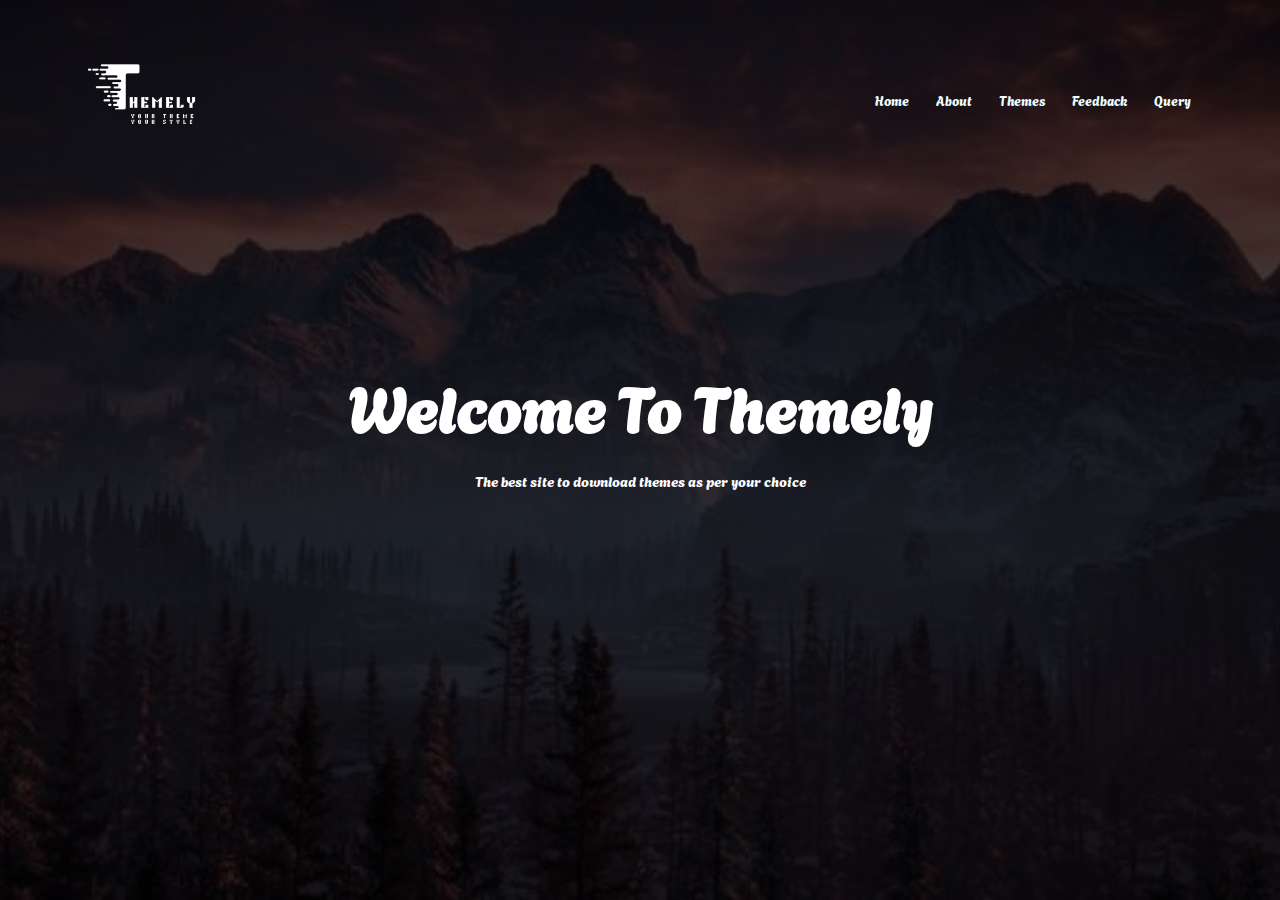
<file: after sign in or sign up.html>
<html>
    <head>
        <meta name="viewport" content="with=device-width, initial-scale=1.0">   
        <title>Themely</title>
        <link rel="stylesheet" href="style.css">
        <link rel="preconnect" href="https://fonts.googleapis.com">
<link rel="preconnect" href="https://fonts.gstatic.com" crossorigin>
<link href="https://fonts.googleapis.com/css2?family=Agbalumo&display=swap" rel="stylesheet">

    </head>
    <body>
    <section class="header">
        <nav>
            <a href="index.html"><img src="logo-removebg-preview.png"></a>
            <div class="nav-links">
               
                <ul>
                   <li><a href="index.html">Home</a></li>
                   <li><a href="home.html">About</a></li>
                   <li><a href="themes.html">Themes</a></li>
                   <li><a href="contact page.html">Feedback</a></li>
                   <li><a href="https://forms.gle/sFZ7GdYnYKghvAEF7">Query</a></li>
                </ul>
               </div>
           
        </nav>
        <div class="text-box">
            <h1>Welcome To Themely</h1>
            <p>The best site to download themes as per your choice</p>
        </div>
    </section>
    </body>
    </html>
</file>
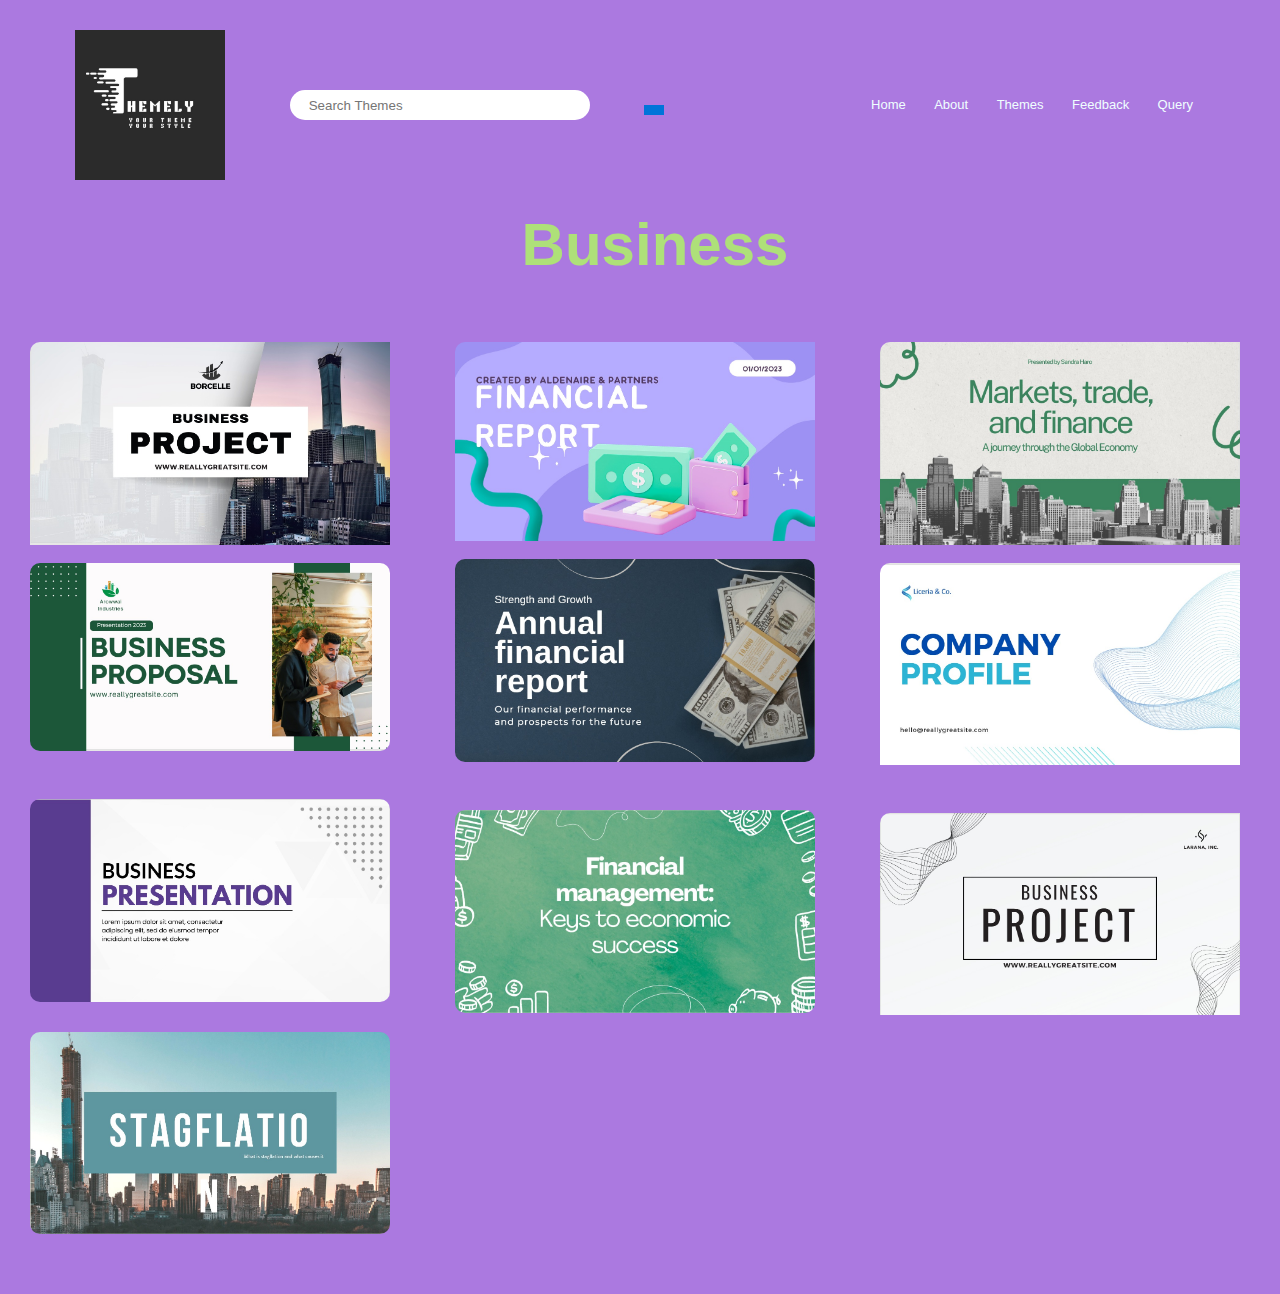
<file: Business.html>
<html>
    <head>
        <meta name="viewport" content="with=device-width, initial-scale=1.0">   
        <title>Themes</title>
        <link rel="stylesheet" href="themes style.css">
        <link rel="stylesheet" href="style.css">
            </head>
        <body class="asd">
            <section class="header2">
                <nav>
                    <a href="index.html"><img src="logo.jpg"></a>
                    <div class="search">
                        <form action="#">
                            <input type="text"
                                   placeholder=" Search Themes"
                                   name="search">
                            <button>
                                <i class="fa fa-search"
                                   style="font-size: 18px;">
                                </i>
                            </button>
                        </form>
                    </div>
                    <div class="nav-links">
               
                        <ul>
                           <li><a href="index.html">Home</a></li>
                           <li><a href="home.html">About</a></li>
                           <li><a href="themes.html">Themes</a></li>
                           <li><a href="contact page.html">Feedback</a></li>
                           <li><a href="https://forms.gle/sFZ7GdYnYKghvAEF7">Query</a></li>
                        </ul>
                       </div>
                       </nav>
                       <a href="themes.html" style="text-decoration:none"> <h1 class="S1">Business</h1></a>

                       <div class="row">
                        <div class="About-col">
                          <a href="https://presidiumnoidaschool-my.sharepoint.com/:p:/r/personal/p4680_presidiumnoidaschool_com/_layouts/15/Doc.aspx?sourcedoc=%7B03EE1BE4-39D7-4CDD-A493-90EE0E82A676%7D&file=Grey%20Modern%20Professional%20Business%20Project%20Presentation.pptx&action=edit&mobileredirect=true">  <img src="1.jpg"></a>
                            <br><br>
                            
                           
                            
                            <a href="https://presidiumnoidaschool-my.sharepoint.com/:p:/r/personal/p4680_presidiumnoidaschool_com/_layouts/15/Doc.aspx?sourcedoc=%7B898E876D-132C-42EF-BAD0-7A08CEC10D02%7D&file=Green%20minimalist%20professional%20Business%20Proposal%20Presentation.pptx&action=edit&mobileredirect=true"> <img class="About-col" src="2.jpg"></a>
                            <br>
                           
                            
                            <br>
                            <a href="https://presidiumnoidaschool-my.sharepoint.com/:p:/r/personal/p4680_presidiumnoidaschool_com/_layouts/15/Doc.aspx?sourcedoc=%7BAED6A823-A3F4-4557-A2D3-43677FE31F17%7D&file=Purple%20%26%20%20white%20business%20profile%20presentation.pptx&action=edit&mobileredirect=true">  <img class="About-col" src="3.jpg"></a>
                            <br>
                            <a href="https://presidiumnoidaschool-my.sharepoint.com/:p:/r/personal/p4680_presidiumnoidaschool_com/_layouts/15/Doc.aspx?sourcedoc=%7B698047B7-6D13-4D11-9DB3-A02E9BFF7C90%7D&file=White%20and%20Blue%20Modern%20Stagflation%20Presentation.pptx&action=edit&mobileredirect=true"> <img class="About-col" src="4.jpg"></a>
                          
                        </div>
                        <div class="About-col">
                            <a href="https://presidiumnoidaschool-my.sharepoint.com/:p:/r/personal/p4680_presidiumnoidaschool_com/_layouts/15/Doc.aspx?sourcedoc=%7B34681413-3B30-4DAD-B530-6B568962D276%7D&file=White%20and%20Blue%20Modern%20Stagflation%20Presentation%20(4).pptx&action=edit&mobileredirect=true">   <img src="5.jpg"></a>
                            <br><br>
                            <a href="https://presidiumnoidaschool-my.sharepoint.com/:p:/r/personal/p4680_presidiumnoidaschool_com/_layouts/15/Doc.aspx?sourcedoc=%7B7B603978-5B68-4358-8CE4-25F9A3603EC0%7D&file=White%20and%20Blue%20Modern%20Stagflation%20Presentation%20(3).pptx&action=edit&mobileredirect=true"> <img class="About-col" src="6.jpg"></a>
                            <br>
                            <br>
                            
                            <a href="https://presidiumnoidaschool-my.sharepoint.com/:p:/r/personal/p4680_presidiumnoidaschool_com/_layouts/15/Doc.aspx?sourcedoc=%7B368A165F-D3F6-45E6-BB18-202029198095%7D&file=White%20and%20Blue%20Modern%20Stagflation%20Presentation%20(2).pptx&action=edit&mobileredirect=true"> <img class="About-col" src="7.jpg"></a>
                            <br>
                            <br>
                        
                        
                           
                    
                            
                            
                        </div>
                        <div class="About-col">
                            <a href="https://presidiumnoidaschool-my.sharepoint.com/:p:/r/personal/p4680_presidiumnoidaschool_com/_layouts/15/Doc.aspx?sourcedoc=%7B078E8EC3-159C-4F01-B86E-C832ADF66315%7D&file=White%20and%20Blue%20Modern%20Stagflation%20Presentation%20(1).pptx&action=edit&mobileredirect=true">  <img src="8.jpg"></a>
                            
                          <br><br>
                                <div class="About-col">
                                    <a href="https://presidiumnoidaschool-my.sharepoint.com/:p:/r/personal/p4680_presidiumnoidaschool_com/_layouts/15/Doc.aspx?sourcedoc=%7B3F5FEF9B-FA27-4D00-8B47-EAC68564D721%7D&file=Modern%20and%20Minimal%20Company%20Profile%20Presentation.pptx&action=edit&mobileredirect=true">   <img src="9.jpg"></a>
                                    <br>
                                    <br>
                                    
                
                                  
                                </div>
                                <div class="About-col">
                                    <a href="https://presidiumnoidaschool-my.sharepoint.com/:p:/r/personal/p4680_presidiumnoidaschool_com/_layouts/15/Doc.aspx?sourcedoc=%7BE4779F80-3264-4415-8994-E5D87906FD14%7D&file=Grey%20minimalist%20business%20project%20presentation%20.pptx&action=edit&mobileredirect=true"> <img src="10.jpg"></a>
                                    <br>
                                    <br>
                                    
                                    
                                    
                                </div>
                              

                                    

                            

                            
                           
            
                    </div>
</file>
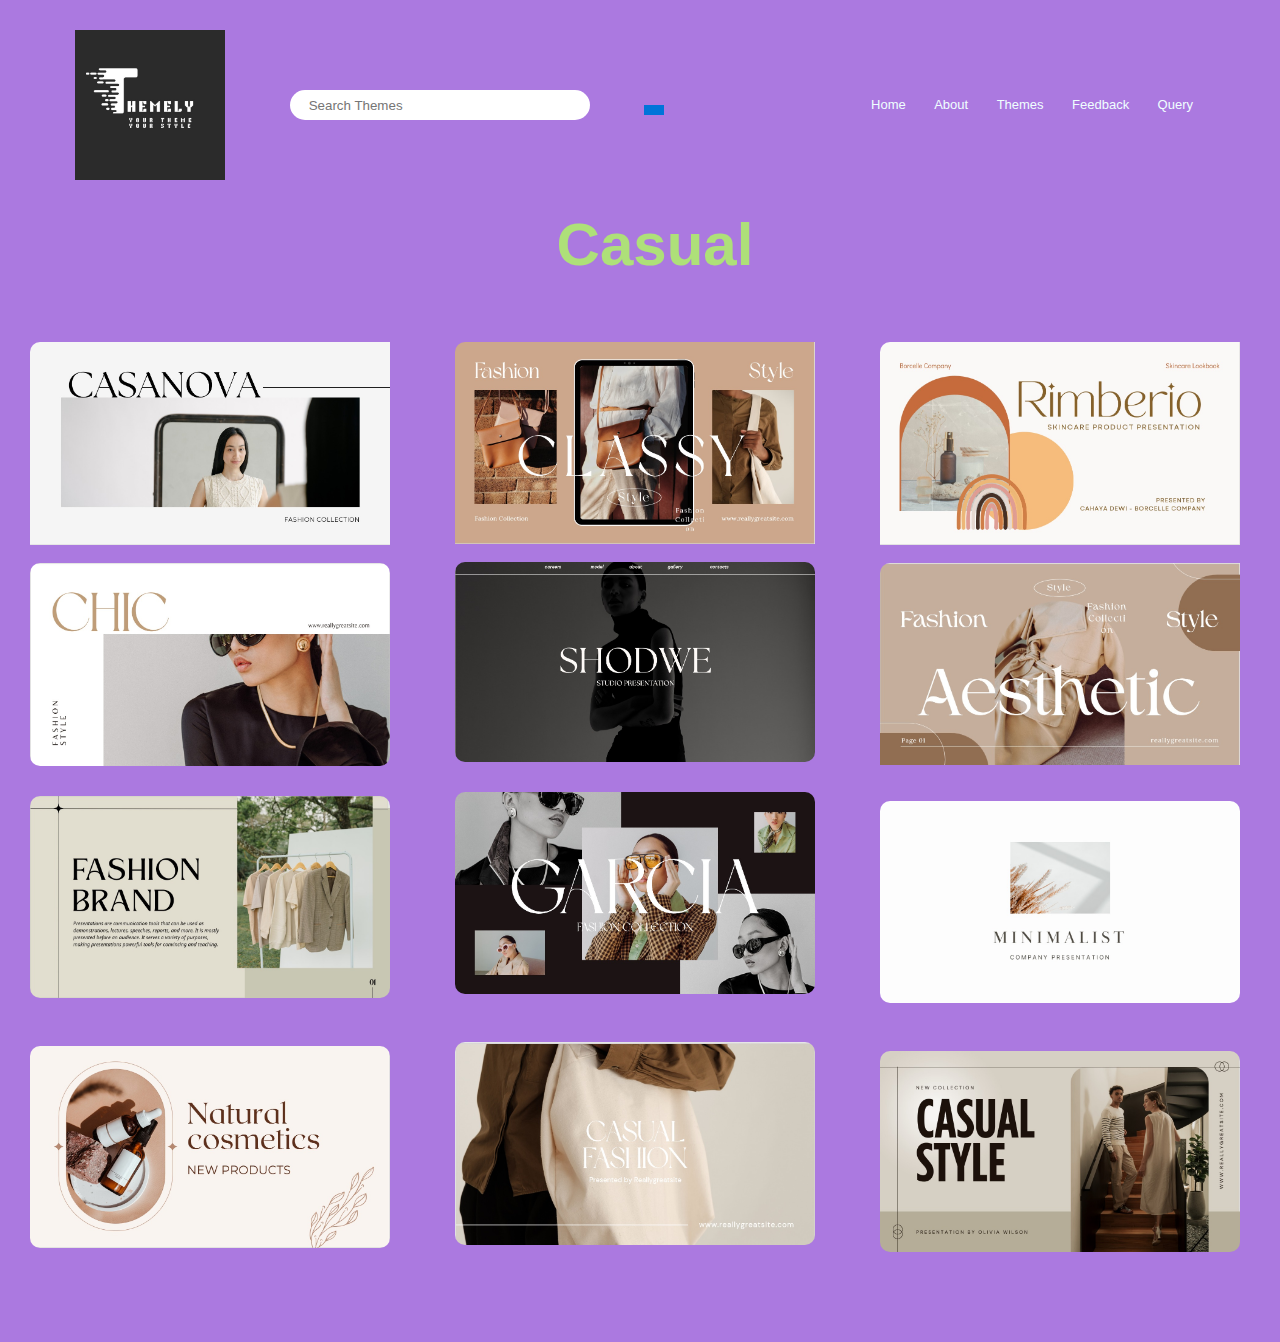
<file: casual.html>
<html>
    <head>
        <meta name="viewport" content="with=device-width, initial-scale=1.0">   
        <title>Themes</title>
        <link rel="stylesheet" href="themes style.css">
        <link rel="stylesheet" href="style.css">
            </head>
        <body class="asd">
            <section class="header2">
                <nav>
                    <a href="index.html"><img src="logo.jpg"></a>
                    <div class="search">
                        <form action="#">
                            <input type="text"
                                   placeholder=" Search Themes"
                                   name="search">
                            <button>
                                <i class="fa fa-search"
                                   style="font-size: 18px;">
                                </i>
                            </button>
                        </form>
                    </div>
                    <div class="nav-links">
               
                        <ul>
                           <li><a href="index.html">Home</a></li>
                           <li><a href="home.html">About</a></li>
                           <li><a href="themes.html">Themes</a></li>
                           <li><a href="contact page.html">Feedback</a></li>
                           <li><a href="https://forms.gle/sFZ7GdYnYKghvAEF7">Query</a></li>
                        </ul>
                       </div>
                       </nav>
                       <a href="themes.html" style="text-decoration:none">  <h1 class="S1">Casual</h1></a>

                       <div class="row">
                        <div class="About-col">
                          <a href="https://presidiumnoidaschool-my.sharepoint.com/:p:/r/personal/p4680_presidiumnoidaschool_com/_layouts/15/Doc.aspx?sourcedoc=%7B27C8D4B0-F145-41B7-8955-0E78AD6B556D%7D&file=White%20Simple%20Modern%20Fashion%20Collection%20Presentation.pptx&action=edit&mobileredirect=true"> <img src="1.1.jpg"></a>
                            <br><br>
                            <a href="https://presidiumnoidaschool-my.sharepoint.com/:p:/r/personal/p4680_presidiumnoidaschool_com/_layouts/15/Doc.aspx?sourcedoc=%7B650AF789-35C0-43C2-B703-6AE37D4178B5%7D&file=White%20Simple%20Fashion%20Business%20Presentation.pptx&action=edit&mobileredirect=true">   <img class="About-col"src="1.2.jpg">
                            <br>
                            
                            <a href="https://presidiumnoidaschool-my.sharepoint.com/:p:/r/personal/p4680_presidiumnoidaschool_com/_layouts/15/Doc.aspx?sourcedoc=%7BB915F55A-03FB-43F6-9D5A-39D95D228243%7D&file=Olive%20Green%20Minimalist%20Fashion%20Brand%20Presentation.pptx&action=edit&mobileredirect=true"> <img class="About-col" src="1.3.jpg">
                            <br>
                           
                            <br>
                           
                            
                            <a href="https://presidiumnoidaschool-my.sharepoint.com/:p:/r/personal/p4680_presidiumnoidaschool_com/_layouts/15/Doc.aspx?sourcedoc=%7B1E6A98D4-7F48-4933-8BF3-0DAE64752A2B%7D&file=Cream%20Minimalist%20and%20Modern%20Cosmetics%20Product%20Presentation.pptx&action=edit&mobileredirect=true">  <img class="About-col" src="1.5.jpg">
                            
                          
                        </div>
                        <div class="About-col">
                            <a href="https://presidiumnoidaschool-my.sharepoint.com/:p:/r/personal/p4680_presidiumnoidaschool_com/_layouts/15/Doc.aspx?sourcedoc=%7BCBE6EAF6-9CBE-4196-A437-6B9C971ED386%7D&file=Classy%20Fashion%20Style%20Presentation.pptx&action=edit&mobileredirect=true">  <img src="1.6.jpg">
                            <br><br>
                            <a href="https://presidiumnoidaschool-my.sharepoint.com/:p:/r/personal/p4680_presidiumnoidaschool_com/_layouts/15/Doc.aspx?sourcedoc=%7B995C8909-F6C2-4443-A6FE-5117BC90B7F6%7D&file=Black%20Modern%20Fashion%20Studio%20Presentation.pptx&action=edit&mobileredirect=true">  <img class="About-col" src="1.7.jpg">
                            <br>
                            
                            
                            <a href="https://presidiumnoidaschool-my.sharepoint.com/:p:/r/personal/p4680_presidiumnoidaschool_com/_layouts/15/Doc.aspx?sourcedoc=%7BAF742301-9786-4E8A-8B10-EAFD022A3107%7D&file=Black%20Minimal%20Modern%20Fashion%20Collection%20Presentation.pptx&action=edit&mobileredirect=true"> <img class="About-col" src="1.8.jpg">
                            <br>
                            <br>
                            
                            
                            <a href="https://presidiumnoidaschool-my.sharepoint.com/:p:/r/personal/p4680_presidiumnoidaschool_com/_layouts/15/Doc.aspx?sourcedoc=%7BB3B81B32-E906-4E3F-A91F-99452F3BFF72%7D&file=Beige%20Modern%20Casual%20Fashion%20Presentation.pptx&action=edit&mobileredirect=true">  <img class="About-col" src="1.9.jpg">
                            <br>
                           
                    
                            
                            
                        </div>
                        <div class="About-col">
                            <a href="https://presidiumnoidaschool-my.sharepoint.com/:p:/r/personal/p4680_presidiumnoidaschool_com/_layouts/15/Doc.aspx?sourcedoc=%7B37884D73-C55A-4C3A-940C-5689AB3AC0C0%7D&file=Beige%20Aesthetic%20Skincare%20Product%20Presentation%20.pptx&action=edit&mobileredirect=true"> <img src="1.11.jpg">
                            
                          <br><br>
                                <div class="About-col">
                                    <a href="https://presidiumnoidaschool-my.sharepoint.com/:p:/r/personal/p4680_presidiumnoidaschool_com/_layouts/15/Doc.aspx?sourcedoc=%7BDFFD0B26-B10A-4628-AB8F-0F40EED2BE98%7D&file=Aesthetic%20fashion%20collection%20presentation.pptx&action=edit&mobileredirect=true"> <img src="1.12.jpg">
                                    <br>
                                    <br>
                                    <br>
                                    <a href="https://presidiumnoidaschool-my.sharepoint.com/:p:/r/personal/p4680_presidiumnoidaschool_com/_layouts/15/Doc.aspx?sourcedoc=%7BBD535FF3-74B8-4C28-940C-AF0533FD4667%7D&file=Minimalist%20Beige%20Cream%20Brand%20Proposal%20Presentation.pptx&action=edit&mobileredirect=true"> <img class="About-col" src="1.4.jpg">
                <br><br>
                <a href="https://presidiumnoidaschool-my.sharepoint.com/:p:/r/personal/p4680_presidiumnoidaschool_com/_layouts/15/Doc.aspx?sourcedoc=%7B4E05E88F-A5F5-4FF7-BA70-F57982BBC488%7D&file=Beige%20Minimalist%20Casual%20Fashion%20Collection%20Presentation.pptx&action=edit&mobileredirect=true">  <img class="About-col" src="1.10.jpg">
                                  
                                </div>
                               

                                    

                            

                            
                           
            
                    </div>
</file>
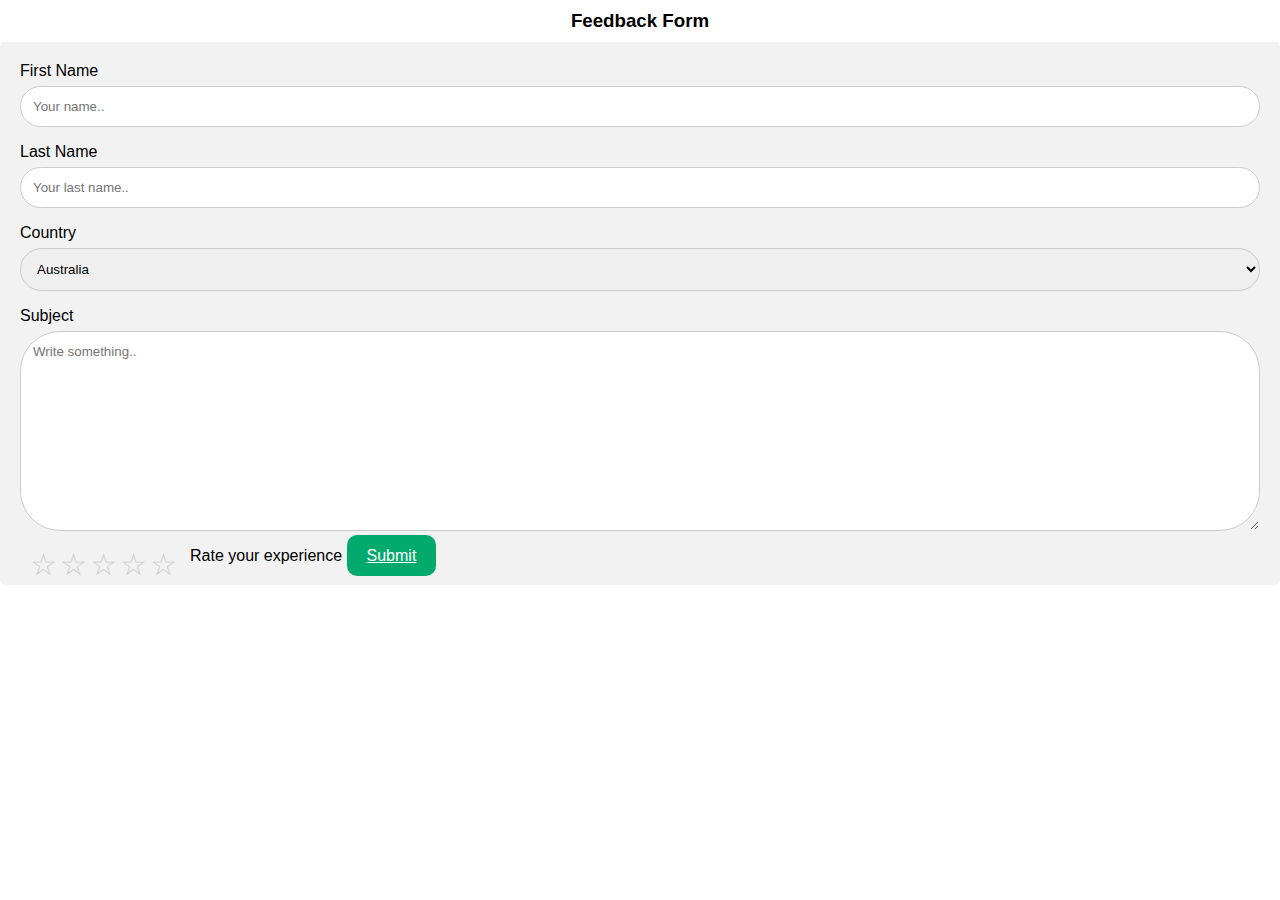
<file: contact page.html>
<html>
<head>
<meta name="viewport" content="width=device-width, initial-scale=1">
<link rel="stylesheet" href="style.css">
<style>
body {font-family: Arial, Helvetica, sans-serif;}
* {box-sizing: border-box;}

input[type=text], select, textarea {
  width: 100%;
  padding: 12px;
  border: 1px solid #ccc;
  border-radius: 40px;
  box-sizing: border-box;
  margin-top: 6px;
  margin-bottom: 16px;
  resize: vertical;
}

.submit {
  background-color: #04AA6D;
  color: white;
  padding: 12px 20px;
  border: none;
  border-radius: 10px;
  cursor: pointer;
}

.submit:hover {
  background-color: #45a049;
}

.container {
  border-radius: 5px;
  background-color: #f2f2f2;
  padding: 20px;
}
</style>
</head>
<body>

<h3>Feedback Form</h3>

<div class="container">
  <form action="/action_page.php">
    <label for="fname">First Name</label>
    <input type="text" id="fname" name="firstname" placeholder="Your name..">

    <label for="lname">Last Name</label>
    <input type="text" id="lname" name="lastname" placeholder="Your last name..">

    <label for="country">Country</label>
    <select id="country" name="country">
      <option value="australia">Australia</option>
      <option value="canada">Canada</option>
      <option value="usa">USA</option>
      <option value="india">India</option>
      <option value="korea">Korea</option>
      <option value="france">France</option>
      <option value="germany">Germany</option>
    </select>

    <label for="subject">Subject</label>
    <textarea id="subject" name="subject" placeholder="Write something.." style="height:200px"></textarea>

    <label for="Rating">Rate your experience</label>
    <link rel="stylesheet" href="feedback.css">
    <div class="rate">
        <input type="radio" id="star5" name="rate" value="5" />
        <label for="star5" title="text">&#9734</label>
        <input type="radio" id="star4" name="rate" value="4" />
        <label for="star4" title="text">&#9734</label>
        <input type="radio" id="star3" name="rate" value="3" />
        <label for="star3" title="text">&#9734</label>
        <input type="radio" id="star2" name="rate" value="2" />
        <label for="star2" title="text">&#9734</label>
        <input type="radio" id="star1" name="rate" value="1" />
        <label for="star1" title="text">&#9734</label>
      </div>
      
      <a href="Thank you page.html"class="submit">Submit</a>
     
    
  </form>
</div>

</body>
</html>
</file>
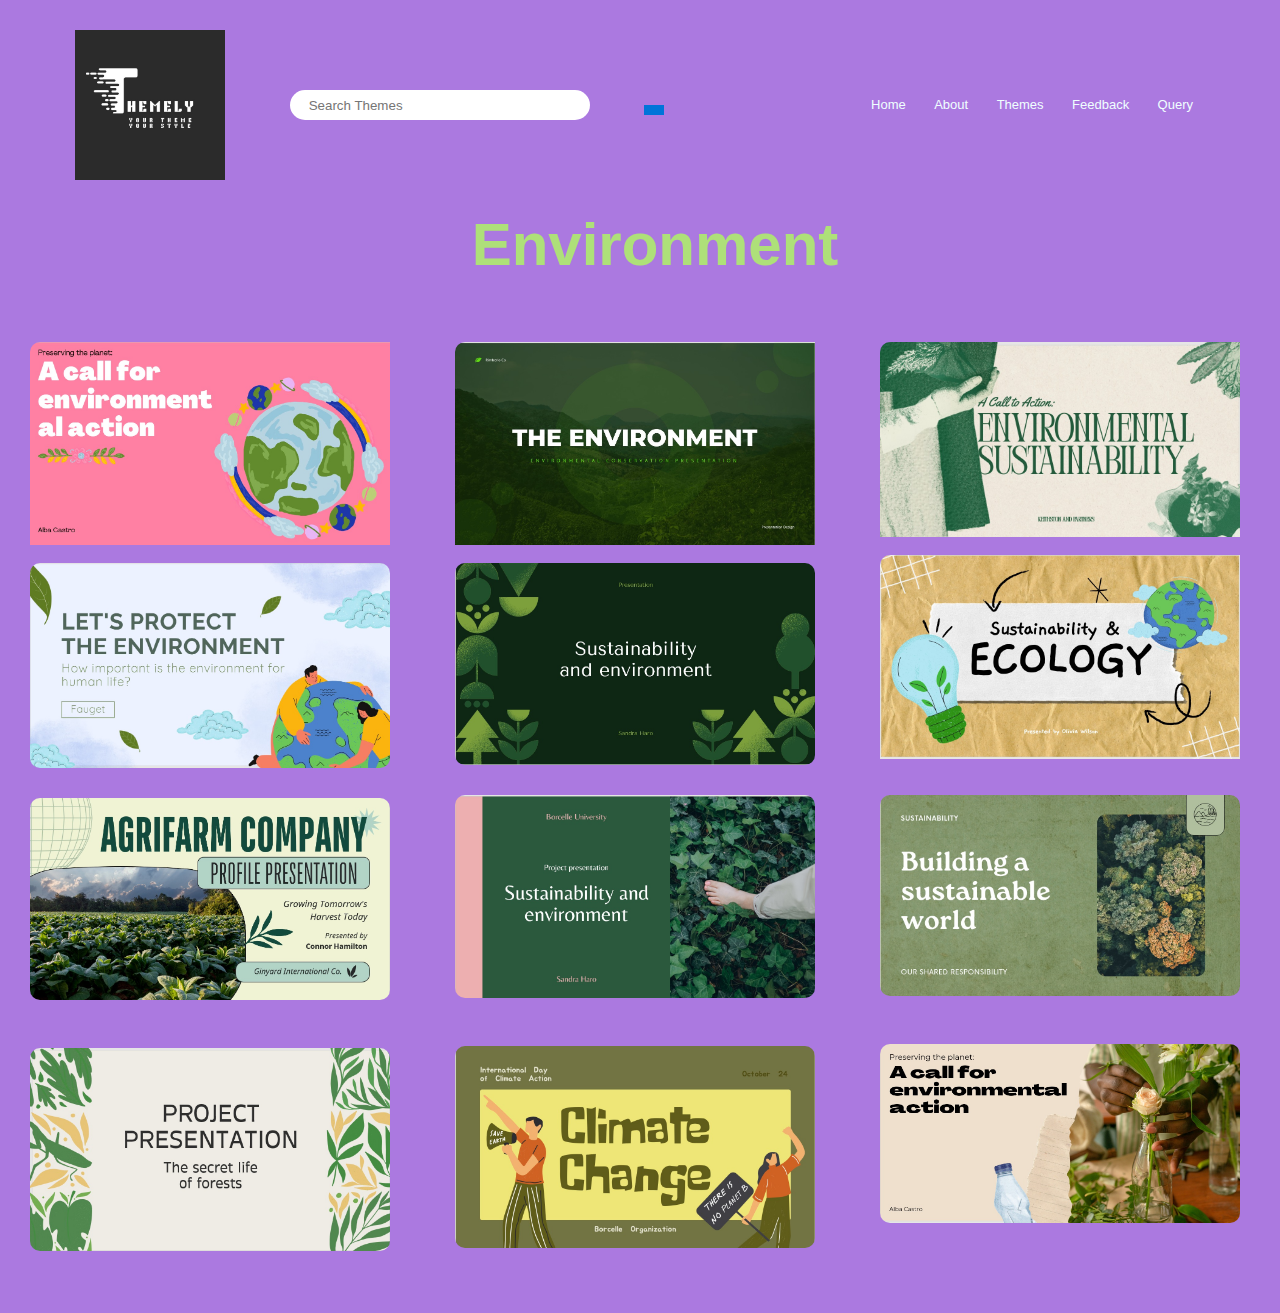
<file: Environtment.html>
<html>
    <head>
        <meta name="viewport" content="with=device-width, initial-scale=1.0">   
        <title>Themes</title>
        <link rel="stylesheet" href="themes style.css">
        <link rel="stylesheet" href="style.css">
            </head>
        <body class="asd">
            <section class="header2">
                <nav>
                    <a href="index.html"><img src="logo.jpg"></a>
                    <div class="search">
                        <form action="#">
                            <input type="text"
                                   placeholder=" Search Themes"
                                   name="search">
                            <button>
                                <i class="fa fa-search"
                                   style="font-size: 18px;">
                                </i>
                            </button>
                        </form>
                    </div>
                    <div class="nav-links">
               
                        <ul>
                           <li><a href="index.html">Home</a></li>
                           <li><a href="home.html">About</a></li>
                           <li><a href="themes.html">Themes</a></li>
                           <li><a href="contact page.html">Feedback</a></li>
                           <li><a href="https://forms.gle/sFZ7GdYnYKghvAEF7">Query</a></li>
                        </ul>
                       </div>
                       </nav>
                       <a href="themes.html" style="text-decoration:none"> <h1 class="S1">Environment</h1></a>

                       <div class="row">
                        <div class="About-col">
                           <a href="https://presidiumnoidaschool-my.sharepoint.com/:p:/r/personal/p4680_presidiumnoidaschool_com/_layouts/15/Doc.aspx?sourcedoc=%7B92F119EE-E879-4AA3-BBE3-AE580BE96294%7D&file=Pink%20and%20blue%20Environment%20Future%20modern%20presentation.pptx&action=edit&mobileredirect=true"> <img src="2.1.jpg"></a>
                            <br><br>
                            <a href="https://presidiumnoidaschool-my.sharepoint.com/:p:/r/personal/p4680_presidiumnoidaschool_com/_layouts/15/Doc.aspx?sourcedoc=%7B769A5D7C-BC04-4A33-AD5F-4F7A766ACCE6%7D&file=Pastel%20Nature%20Illustrative%20Environment%20Presentation.pptx&action=edit&mobileredirect=true">  <img class="About-col"src="2.2.jpg"></a>
                            <br>
                            
                            <a href="https://presidiumnoidaschool-my.sharepoint.com/:p:/r/personal/p4680_presidiumnoidaschool_com/_layouts/15/Doc.aspx?sourcedoc=%7B6C680553-CDE6-41D9-8A6D-864FF0360C6A%7D&file=Light%20Yellow%20%26%20Green%20Minimalist%20Agrifarm%20Company%20Profile%20Presentation.pptx&action=edit&mobileredirect=true">  <img class="About-col" src="2.3.jpg"></a>
                            <br>
                           
                            <br>
                           
                            
                            <a href="https://presidiumnoidaschool-my.sharepoint.com/:p:/r/personal/p4680_presidiumnoidaschool_com/_layouts/15/Doc.aspx?sourcedoc=%7B8C162A0E-E7A9-436A-8B7F-3ED4997C615A%7D&file=Green%20Organic%20Project%20Presentation%20.pptx&action=edit&mobileredirect=true">  <img class="About-col" src="2.5.jpg"></a>
                            
                          
                        </div>
                        <div class="About-col">
                            <a href="https://presidiumnoidaschool-my.sharepoint.com/:p:/r/personal/p4680_presidiumnoidaschool_com/_layouts/15/Doc.aspx?sourcedoc=%7BC57D7EC6-A783-459D-A45D-7BB5F2C1A194%7D&file=Green%20Modern%20Environment%20Presentation.pptx&action=edit&mobileredirect=true">  <img src="2.6.jpg"></a>
                            <br><br>
                            <a href="https://presidiumnoidaschool-my.sharepoint.com/:p:/r/personal/p4680_presidiumnoidaschool_com/_layouts/15/Doc.aspx?sourcedoc=%7B3C4D272C-AE10-4063-972B-F3980A9665E9%7D&file=Green%20and%20White%20Sustainability%20and%20Environment%20Modern%20Presentation.pptx&action=edit&mobileredirect=true"> <img class="About-col" src="2.7.jpg"></a>
                            <br>
                            
                            
                            <a href="https://presidiumnoidaschool-my.sharepoint.com/:p:/r/personal/p4680_presidiumnoidaschool_com/_layouts/15/Doc.aspx?sourcedoc=%7BA89D017C-165C-41FC-9F35-8596D9D926D4%7D&file=Green%20and%20pink%20Sustainability%20and%20environment%20modern%20presentation.pptx&action=edit&mobileredirect=true">  <img class="About-col" src="2.8.jpg"></a>
                            <br>
                            <br>
                            
                            
                            <a href="https://presidiumnoidaschool-my.sharepoint.com/:p:/r/personal/p4680_presidiumnoidaschool_com/_layouts/15/Doc.aspx?sourcedoc=%7B182FE58C-893A-41E5-B76C-F1E67E75DA85%7D&file=Green%20and%20Beige%20Illustration%20Climate%20Change%20Presentation.pptx&action=edit&mobileredirect=true"> <img class="About-col" src="2.9.jpg"></a>
                            <br>
                           
                    
                            
                            
                        </div>
                        <div class="About-col">
                            <a href="https://presidiumnoidaschool-my.sharepoint.com/:p:/r/personal/p4680_presidiumnoidaschool_com/_layouts/15/Doc.aspx?sourcedoc=%7BF54A71F0-DA8C-46CD-B0ED-F91B31E445F2%7D&file=Duotone%20Modern%20Textured%20Environmental%20Sustainability%20Campaign%20Presentation.pptx&action=edit&mobileredirect=true">   <img src="2.11.jpg">
                            
                          <br><br>
                                <div class="About-col">
                                    <a href="https://presidiumnoidaschool-my.sharepoint.com/:p:/r/personal/p4680_presidiumnoidaschool_com/_layouts/15/Doc.aspx?sourcedoc=%7B084286DE-BA9B-4B3E-A986-BCC59136B43C%7D&file=Brown%20and%20Green%20Scrapbook%20Sustainability%20and%20Ecology%20Presentation.pptx&action=edit&mobileredirect=true">  <img src="2.12.jpg"></a>
                                    <br>
                                    <br>
                                    <br>
                                    <a href="https://presidiumnoidaschool-my.sharepoint.com/:p:/r/personal/p4680_presidiumnoidaschool_com/_layouts/15/Doc.aspx?sourcedoc=%7B58839C91-FA0A-4001-91B0-68F4021EFC83%7D&file=Green%20Simple%20Building%20a%20Sustainable%20World%20Presentation.pptx&action=edit&mobileredirect=true">  <img class="About-col" src="2.4.jpg"></a>
                <br>
                <br>
                <a href="https://presidiumnoidaschool-my.sharepoint.com/:p:/r/personal/p4680_presidiumnoidaschool_com/_layouts/15/Doc.aspx?sourcedoc=%7BBD40B4B9-6307-4989-B62C-FB3AEE6BB549%7D&file=Green%20and%20Beige%20Environment%20Future%20scrapbooking%20presentation.pptx&action=edit&mobileredirect=true">  <img class="About-col" src="2.10.jpg"></a>
                                  
                                </div>
                               

                                    

                            

                            
                           
            
                    </div>
</file>
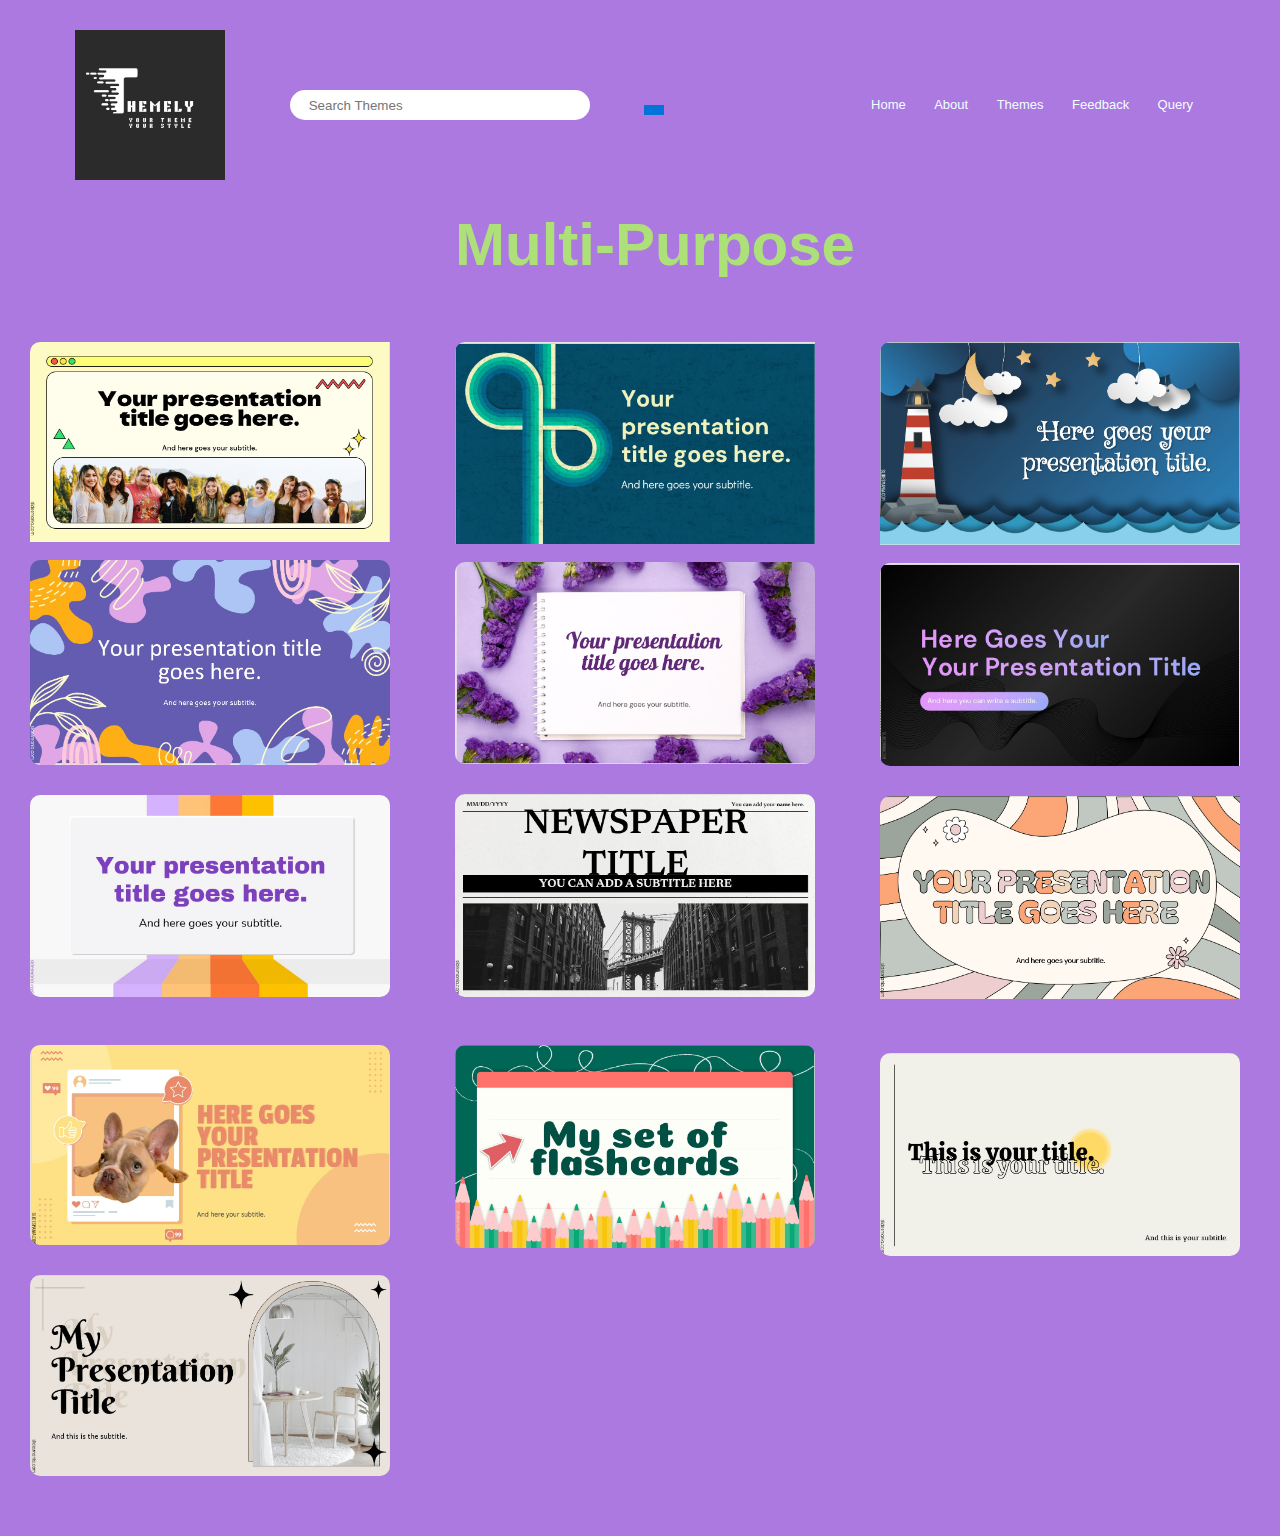
<file: multi-purpose.html>
<html>
    <head>
        <meta name="viewport" content="with=device-width, initial-scale=1.0">   
        <title>Themes</title>
        <link rel="stylesheet" href="themes style.css">
        <link rel="stylesheet" href="style.css">
            </head>
        <body class="asd">
            <section class="header2">
                <nav>
                    <a href="index.html"><img src="logo.jpg"></a>
                    <div class="search">
                        <form action="#">
                            <input type="text"
                                   placeholder=" Search Themes"
                                   name="search">
                            <button>
                                <i class="fa fa-search"
                                   style="font-size: 18px;">
                                </i>
                            </button>
                        </form>
                    </div>
                    <div class="nav-links">
               
                        <ul>
                           <li><a href="index.html">Home</a></li>
                           <li><a href="home.html">About</a></li>
                           <li><a href="themes.html">Themes</a></li>
                           <li><a href="contact page.html">Feedback</a></li>
                           <li><a href="https://forms.gle/sFZ7GdYnYKghvAEF7">Query</a></li>
                        </ul>
                       </div>
                       </nav>
                       <a href="themes.html" style="text-decoration:none"> <h1 class="S1">Multi-Purpose</h1></a>

                       <div class="row">
                        <div class="About-col">
                           <a href="https://presidiumnoidaschool-my.sharepoint.com/:p:/r/personal/p4680_presidiumnoidaschool_com/_layouts/15/Doc.aspx?sourcedoc=%7BB6258758-6AC8-42DC-8A72-9EDF56976D44%7D&file=Yellow%20OS%20interface%20%C2%B7%20SlidesMania.pptx&action=edit&mobileredirect=true"><img src="3.1.jpg"></a>
                            <br><br>
                            <a href="https://presidiumnoidaschool-my.sharepoint.com/:p:/r/personal/p4680_presidiumnoidaschool_com/_layouts/15/Doc.aspx?sourcedoc=%7BB0170A43-9A97-4845-B297-BB3DB7A8516C%7D&file=Wobbly%20shapes%20%C2%B7%20SlidesMania.pptx&action=edit&mobileredirect=true"><img class="About-col"src="3.2.jpg"></a>
                            <br>
                            
                            <a href="https://presidiumnoidaschool-my.sharepoint.com/:p:/r/personal/p4680_presidiumnoidaschool_com/_layouts/15/Doc.aspx?sourcedoc=%7BC0E099F2-C311-4B1D-A21C-0B406858C29F%7D&file=Vega%20%C2%B7%20SlidesMania.pptx&action=edit&mobileredirect=true">   <img class="About-col" src="3.3.jpg"></a>
                            <br>
                           
                            <br>
                            <a href="https://presidiumnoidaschool-my.sharepoint.com/:p:/r/personal/p4680_presidiumnoidaschool_com/_layouts/15/Doc.aspx?sourcedoc=%7BB078BCA3-3E4E-41BE-B5B7-DC9CB411261E%7D&file=Social%20Media%20%C2%B7%20SlidesMania.pptx&action=edit&mobileredirect=true">  <img class="About-col" src="3.4.jpg"></a>
                            <br>
                            <a href="https://presidiumnoidaschool-my.sharepoint.com/:p:/r/personal/p4680_presidiumnoidaschool_com/_layouts/15/Doc.aspx?sourcedoc=%7B3132F8BE-F6DB-4A93-9CEA-D40EC6997C6A%7D&file=My%20Portfolio%20%C2%B7%20SlidesMania.pptx&action=edit&mobileredirect=true">  <img class="About-col" src="3.10.jpg"></a>
                            
                          
                        </div>
                        <div class="About-col">
                            <a href="https://presidiumnoidaschool-my.sharepoint.com/:p:/r/personal/p4680_presidiumnoidaschool_com/_layouts/15/Doc.aspx?sourcedoc=%7B60B4CB3C-C450-4807-9C51-10223FDD9DE1%7D&file=Rigel%20%C2%B7%20SlidesMania.pptx&action=edit&mobileredirect=true">  <img src="3.6.jpg"></a>
                            <br><br>
                            <a href="https://presidiumnoidaschool-my.sharepoint.com/:p:/r/personal/p4680_presidiumnoidaschool_com/_layouts/15/Doc.aspx?sourcedoc=%7B40318F4A-1A2E-4C76-AE75-8AD520E1E672%7D&file=Purple%20wildflowers%20photo%20background%20%C2%B7%20SlidesMania.pptx&action=edit&mobileredirect=true"> <img class="About-col" src="3.7.jpg"></a>
                            <br>
                            
                            
                            <a href="https://presidiumnoidaschool-my.sharepoint.com/:p:/r/personal/p4680_presidiumnoidaschool_com/_layouts/15/Doc.aspx?sourcedoc=%7B9F3743C9-840F-49EA-A963-61F3AC79D721%7D&file=Newspaper%20style%20presentation%20template%20%C2%B7%20SlidesMania.pptx&action=edit&mobileredirect=true">  <img class="About-col" src="3.8.jpg"></a>
                            <br>
                            <br>
                            
                            
                            <a href="https://presidiumnoidaschool-my.sharepoint.com/:p:/r/personal/p4680_presidiumnoidaschool_com/_layouts/15/Doc.aspx?sourcedoc=%7B32CEBFE6-5259-48C1-9337-D332D8F1D0BE%7D&file=My%20set%20of%20Flashcards%20%C2%B7%20SlidesMania.pptx&action=edit&mobileredirect=true"> <img class="About-col" src="3.9.jpg"></a>
                            <br>
                            
                    
                            
                            
                        </div>
                        <div class="About-col">
                            <a href="https://presidiumnoidaschool-my.sharepoint.com/:p:/r/personal/p4680_presidiumnoidaschool_com/_layouts/15/Doc.aspx?sourcedoc=%7B93335C8B-7E19-4D13-A6D1-4CCD5727E642%7D&file=Maine%20%C2%B7%20SlidesMania.pptx&action=edit&mobileredirect=true">  <img src="3.11.jpg"></a>
                            
                          <br><br>
                                <div class="About-col">
                                    <a href="https://presidiumnoidaschool-my.sharepoint.com/:p:/r/personal/p4680_presidiumnoidaschool_com/_layouts/15/Doc.aspx?sourcedoc=%7BB7338576-0FDA-4670-933C-95D03E424146%7D&file=Hendrix%20Modern%20Dark%20%C2%B7%20SlidesMania.pptx&action=edit&mobileredirect=true">   <img src="3.12.jpg"></a>
                                    <br>
                                    
                                    
                
                                  
                                </div>
                                <div class="About-col">
                                    <a href="https://presidiumnoidaschool-my.sharepoint.com/:p:/r/personal/p4680_presidiumnoidaschool_com/_layouts/15/Doc.aspx?sourcedoc=%7BEE585641-5D45-46B0-A25C-6C783D4B17BC%7D&file=Daisy%20%C2%B7%20SlidesMania.pptx&action=edit&mobileredirect=true">  <img src="3.13.jpg"></a>
                                    <br>
                                    <br>
                                    <br>
                                    <br>
                                    <a href="https://presidiumnoidaschool-my.sharepoint.com/:p:/r/personal/p4680_presidiumnoidaschool_com/_layouts/15/Doc.aspx?sourcedoc=%7B171B25D0-F332-4701-BB81-A685179D7589%7D&file=Simple%20Professional%20%C2%B7%20SlidesMania.pptx&action=edit&mobileredirect=true"> <img class="About-col" src="3.5.jpg"></a>
                            
                                    

                            

                            
                           
            
                    </div>
</file>
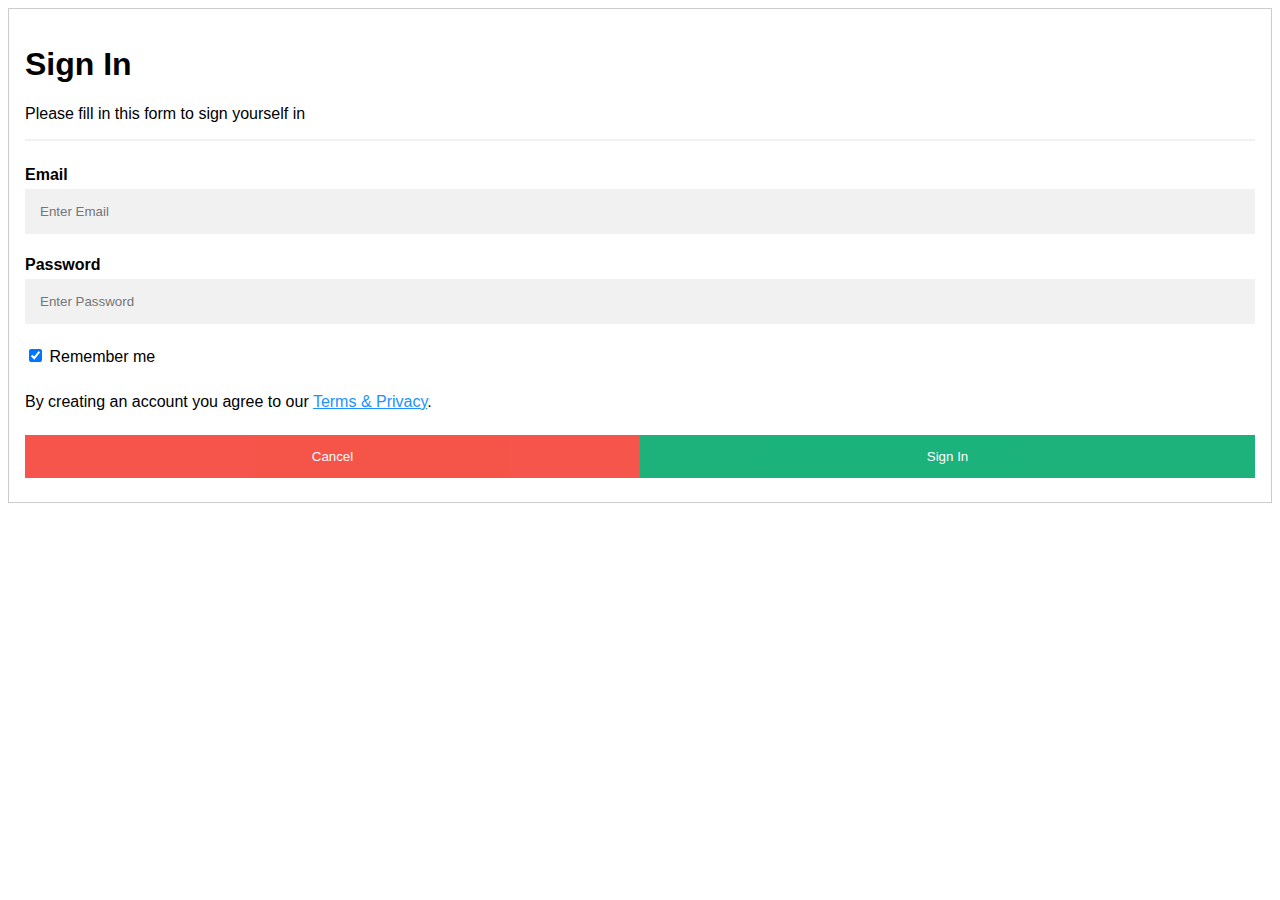
<file: sign in.html>
<!DOCTYPE html>
<html>
<style>
body {font-family: Arial, Helvetica, sans-serif;}
* {box-sizing: border-box}

/* Full-width input fields */
input[type=text], input[type=password] {
  width: 100%;
  padding: 15px;
  margin: 5px 0 22px 0;
  display: inline-block;
  border: none;
  background: #f1f1f1;
}

input[type=text]:focus, input[type=password]:focus {
  background-color: #ddd;
  outline: none;
}

hr {
  border: 1px solid #f1f1f1;
  margin-bottom: 25px;
}

/* Set a style for all buttons */
button {
  background-color: #04AA6D;
  color: white;
  padding: 14px 20px;
  margin: 8px 0;
  border: none;
  cursor: pointer;
  width: 100%;
  opacity: 0.9;
}

button:hover {
  opacity:1;
}

/* Extra styles for the cancel button */
.cancelbtn {
  padding: 14px 20px;
  background-color: #f44336;
}

/* Float cancel and signup buttons and add an equal width */
.cancelbtn, .signupbtn {
  float: left;
  width: 50%;
}

/* Add padding to container elements */
.container {
  padding: 16px;
}

/* Clear floats */
.clearfix::after {
  content: "";
  clear: both;
  display: table;
}

/* Change styles for cancel button and signup button on extra small screens */
@media screen and (max-width: 300px) {
  .cancelbtn, .signupbtn {
     width: 100%;
  }
}
</style>
<body>

<form action="/action_page.php" style="border:1px solid #ccc">
  <div class="container">
    <h1>Sign In</h1>
    <p>Please fill in this form to sign yourself in</p>
    <hr>

    <label for="email"><b>Email</b></label>
    <input type="text" placeholder="Enter Email" name="email" required>

    <label for="psw"><b>Password</b></label>
    <input type="password" placeholder="Enter Password" name="psw" required>

   
    
    <label>
      <input type="checkbox" checked="checked" name="remember" style="margin-bottom:15px"> Remember me
    </label>
    
    <p>By creating an account you agree to our <a href="#" style="color:dodgerblue">Terms & Privacy</a>.</p>

    <div class="clearfix">
        <form action="d:\school html\after sign in or sign up.html"> <button type="button" class="cancelbtn">Cancel</button></form>
        <form action="d:\school html\after sign in or sign up.html"><button type="submit" class="signupbtn">Sign In</button></form>
    </div>
  </div>
</form>

</body>
</html>
</file>
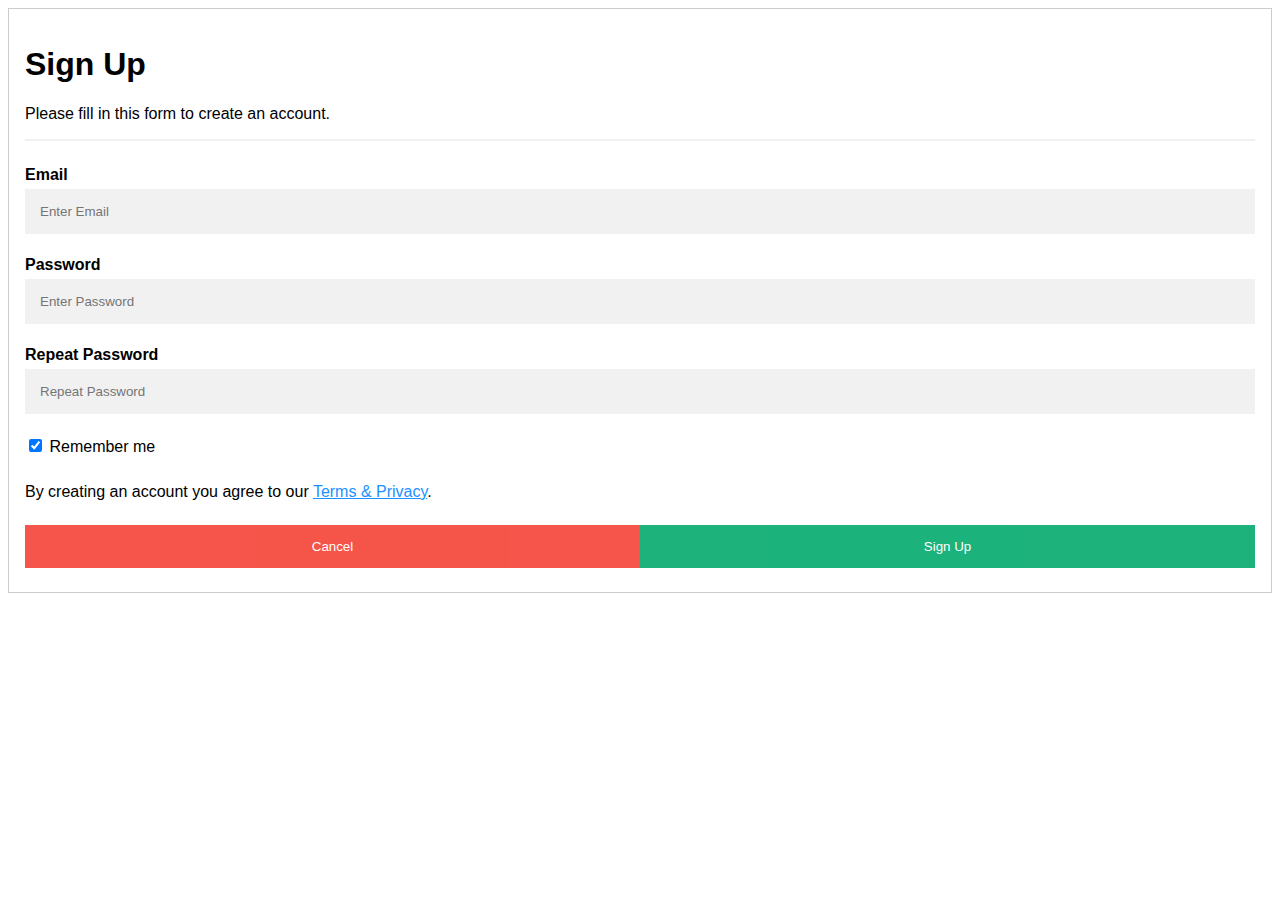
<file: Sign up.html>
<!DOCTYPE html>
<html>
<style>
body {font-family: Arial, Helvetica, sans-serif;}
* {box-sizing: border-box}

/* Full-width input fields */
input[type=text], input[type=password] {
  width: 100%;
  padding: 15px;
  margin: 5px 0 22px 0;
  display: inline-block;
  border: none;
  background: #f1f1f1;
}

input[type=text]:focus, input[type=password]:focus {
  background-color: #f44336;
  outline: none;
}

hr {
  border: 1px solid #f1f1f1;
  margin-bottom: 25px;
}

/* Set a style for all buttons */
button {
  background-color: #04AA6D;
  color: white;
  padding: 14px 20px;
  margin: 8px 0;
  border: none;
  cursor: pointer;
  width: 100%;
  opacity: 0.9;
}

button:hover {
  opacity:1;
}

/* Extra styles for the cancel button */
.cancelbtn {
  padding: 14px 20px;
  background-color: #f44336;
}

/* Float cancel and signup buttons and add an equal width */
.cancelbtn, .signupbtn {
  float: left;
  width: 50%;
}

/* Add padding to container elements */
.container {
  padding: 16px;
}

/* Clear floats */
.clearfix::after {
  content: "";
  clear: both;
  display: table;
}

/* Change styles for cancel button and signup button on extra small screens */
@media screen and (max-width: 300px) {
  .cancelbtn, .signupbtn {
     width: 100%;
  }
}
</style>
<body>

<form action="/action_page.php" style="border:1px solid #ccc">
  <div class="container">
    <h1>Sign Up</h1>
    <p>Please fill in this form to create an account.</p>
    <hr>

    <label for="email"><b>Email</b></label>
    <input type="text" placeholder="Enter Email" name="email" required>

    <label for="psw"><b>Password</b></label>
    <input type="password" placeholder="Enter Password" name="psw" required>

    <label for="psw-repeat"><b>Repeat Password</b></label>
    <input type="password" placeholder="Repeat Password" name="psw-repeat" required>
    
    <label>
      <input type="checkbox" checked="checked" name="remember" style="margin-bottom:15px"> Remember me
    </label>
    
    <p>By creating an account you agree to our <a href="#" style="color:dodgerblue">Terms & Privacy</a>.</p>

    <div class="clearfix">
     <form action="d:\school html\after sign in or sign up.html"> <button type="button" class="cancelbtn">Cancel</button></form>
     <form action="d:\school html\after sign in or sign up.html"><button type="submit" class="signupbtn">Sign Up</button></form>
    </div>
  </div>
</form>

</body>
</html>
</file>
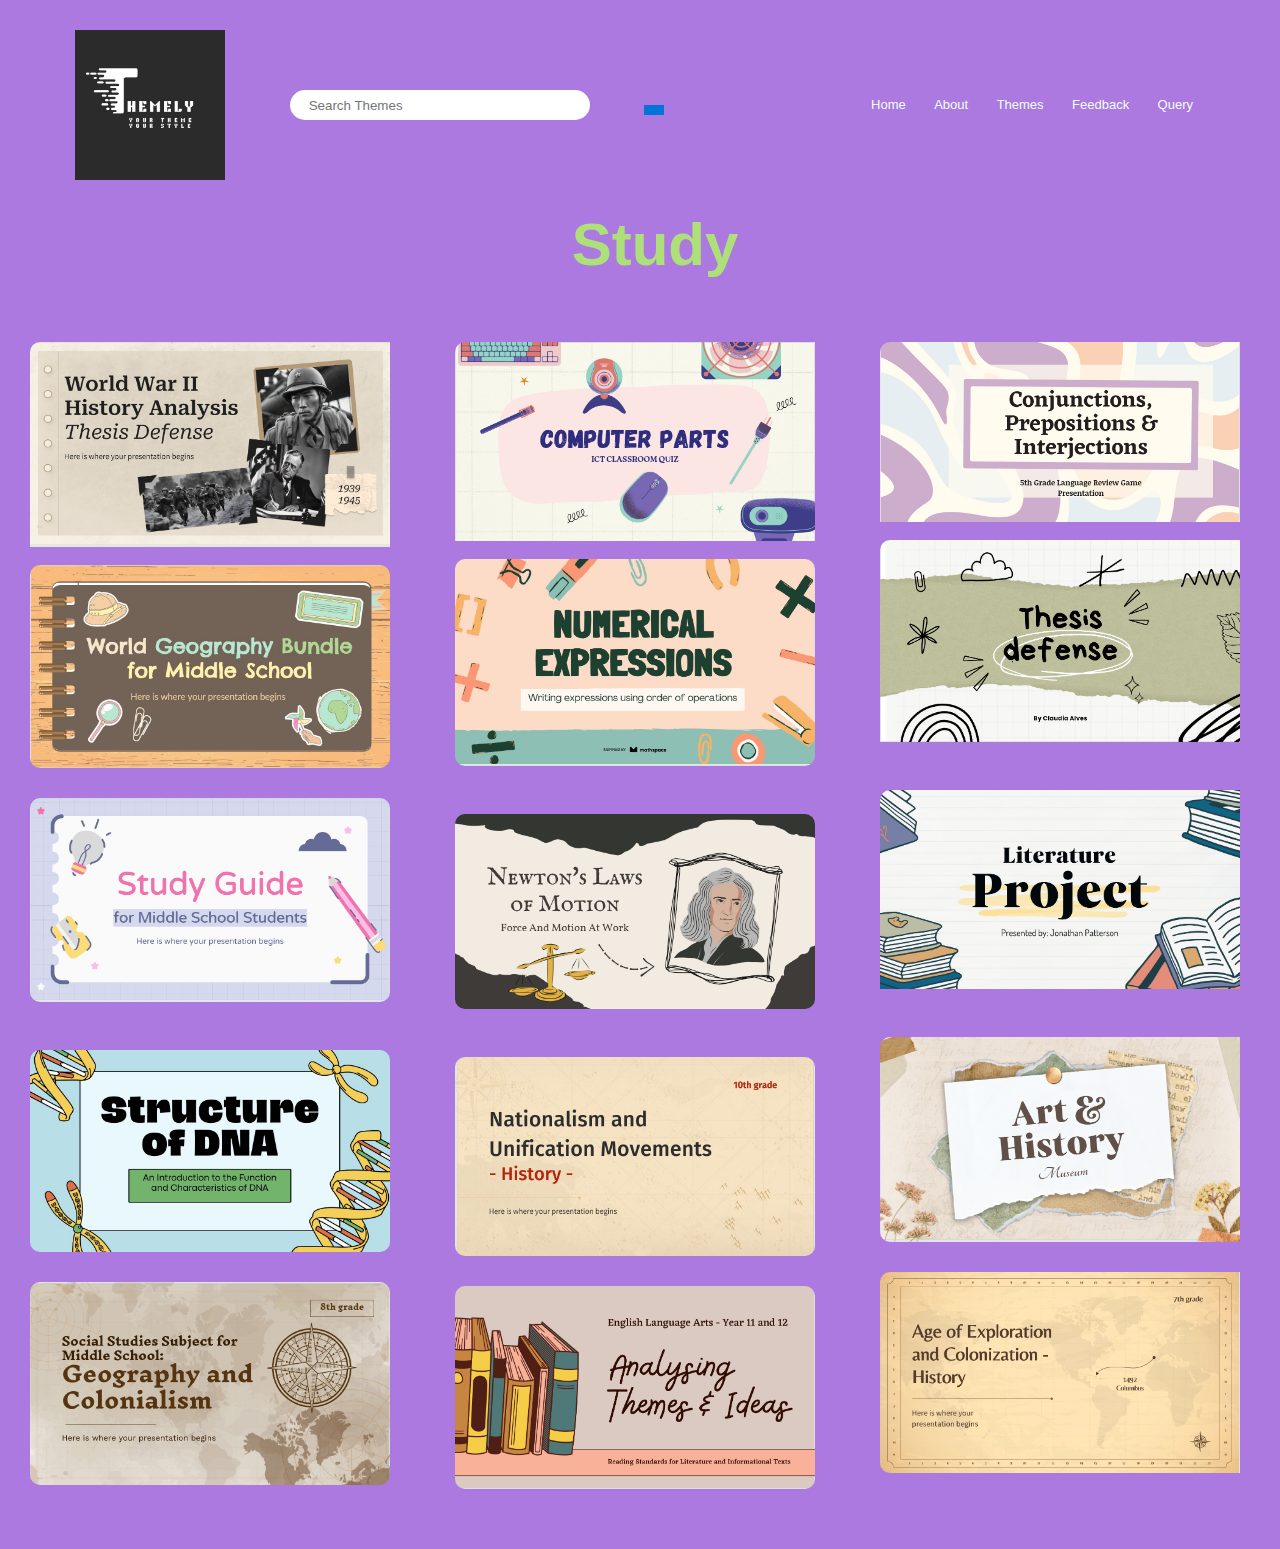
<file: Study.html>
<html>
    <head>
        <meta name="viewport" content="with=device-width, initial-scale=1.0">   
        <title>Themes</title>
        <link rel="stylesheet" href="themes style.css">
        <link rel="stylesheet" href="style.css">
            </head>
        <body class="asd">
            <section class="header2">
                <nav>
                    <a href="index.html"><img src="logo.jpg"></a>
                    <div class="search">
                        <form action="#">
                            <input type="text"
                                   placeholder=" Search Themes"
                                   name="search">
                            <button>
                                <i class="fa fa-search"
                                   style="font-size: 18px;">
                                </i>
                            </button>
                        </form>
                    </div>
                    <div class="nav-links">
               
                        <ul>
                           <li><a href="index.html">Home</a></li>
                           <li><a href="home.html">About</a></li>
                           <li><a href="themes.html">Themes</a></li>
                           <li><a href="contact page.html">Feedback</a></li>
                           <li><a href="https://forms.gle/sFZ7GdYnYKghvAEF7">Query</a></li>
                        </ul>
                       </div>
                       </nav>
                       <a href="themes.html" style="text-decoration:none"> <h1 class="S1">Study</h1></a>

                       <div class="row">
                        <div class="About-col">
                           <a href="https://presidiumnoidaschool-my.sharepoint.com/:p:/r/personal/p4680_presidiumnoidaschool_com/_layouts/15/Doc.aspx?sourcedoc=%7B3A89539D-AD26-4A39-B213-A14BD6A97FC8%7D&file=World%20War%20II%20History%20Analysis%20Thesis%20Defense%20by%20Slidesgo.pptx&action=edit&mobileredirect=true"> <img src="4.1.jpg"> </a>
                            <br><br>
                            <a href="https://presidiumnoidaschool-my.sharepoint.com/:p:/r/personal/p4680_presidiumnoidaschool_com/_layouts/15/Doc.aspx?sourcedoc=%7B80B7D6C8-2A7A-46E7-BD47-BB67C6D18B3D%7D&file=World%20Geography%20Bundle%20for%20Middle%20School%20by%20Slidesgo.pptx&action=edit&mobileredirect=true"><img class="About-col"src="4.2.jpg"></a>
                            <br>
                            
                            <a href="https://presidiumnoidaschool-my.sharepoint.com/:p:/r/personal/p4680_presidiumnoidaschool_com/_layouts/15/Doc.aspx?sourcedoc=%7BCC065B4A-1055-4068-8FD6-5BE66C96D616%7D&file=Study%20Guide%20for%20Middle%20School%20Students%20_%20by%20Slidesgo.pptx&action=edit&mobileredirect=true"><img class="About-col" src="4.3.jpg"></a>
                            <br>
                           
                            <br>
                           <a href="https://presidiumnoidaschool-my.sharepoint.com/:p:/r/personal/p4680_presidiumnoidaschool_com/_layouts/15/Doc.aspx?sourcedoc=%7B1824E733-24AA-4D7E-AB5E-80C1F449F1FF%7D&file=Structure%20of%20DNA%20Science%20Presentation%20in%20Light%20Blue%20Green%20Lined%20Style.pptx&action=edit&mobileredirect=true"> <img class="About-col" src="4.4.jpg"></a>
                            <br>
                           <a href="https://presidiumnoidaschool-my.sharepoint.com/:p:/r/personal/p4680_presidiumnoidaschool_com/_layouts/15/Doc.aspx?sourcedoc=%7B7C53A79F-BFB5-435F-B5B5-5F9F7EA70847%7D&file=Social%20Studies%20Subject%20for%20Middle%20School%20-%208th%20Grade_%20Geography%20and%20Colonialism%20XL%20by%20Slidesgo.pptx&action=edit&mobileredirect=true"> <img class="About-col" src="4.5.jpg"></a>
                            
                          
                        </div>
                        <div class="About-col">
                           <a href="https://presidiumnoidaschool-my.sharepoint.com/:p:/r/personal/p4680_presidiumnoidaschool_com/_layouts/15/Doc.aspx?sourcedoc=%7B3926772C-FF81-4F9A-95E3-DD122E5B9F15%7D&file=Purple%20and%20Green%20Modern%20ICT%20Computer%20Parts%20Classroom%20Quiz.pptx&action=edit&mobileredirect=true"> <img src="4.6.jpg"></a>
                            <br><br>
                          <a href="https://presidiumnoidaschool-my.sharepoint.com/:p:/r/personal/p4680_presidiumnoidaschool_com/_layouts/15/Doc.aspx?sourcedoc=%7B90C6BE13-04B0-4F12-B4E2-064626C55CF8%7D&file=Numerical%20Expressions%20Education%20Presentation%20in%20Orange%20Green%20Red%20Nostalgic%20Handdrawn%20Style.pptx&action=edit&mobileredirect=true">  <img class="About-col" src="4.7.jpg"></a>
                            <br>
                            <br>
                            
                          <a href="https://presidiumnoidaschool-my.sharepoint.com/:p:/r/personal/p4680_presidiumnoidaschool_com/_layouts/15/Doc.aspx?sourcedoc=%7B0E110BD3-83EE-49E3-9E76-86DAAA3D4FD7%7D&file=Newton%27s%20Laws%20of%20Motion%20at%20Work%20Science%20Presentation%20in%20Beige%20Charcoal%20Hand%20Drawn%20Style.pptx&action=edit&mobileredirect=true">  <img class="About-col" src="4.8.jpg"></a>
                            <br>
                            <br>
                            
                            
                          <a href="https://presidiumnoidaschool-my.sharepoint.com/:p:/r/personal/p4680_presidiumnoidaschool_com/_layouts/15/Doc.aspx?sourcedoc=%7B332AAF59-861C-4F68-BA03-F76348C99644%7D&file=Nationalism%20and%20Unification%20Movements%20-%20History%20-%2010th%20grade%20by%20Slidesgo.pptx&action=edit&mobileredirect=true">  <img class="About-col" src="4.9.jpg"></a>
                            <br>
                          <a href="https://presidiumnoidaschool-my.sharepoint.com/:p:/r/personal/p4680_presidiumnoidaschool_com/_layouts/15/Doc.aspx?sourcedoc=%7B6E9A2E5B-EFA0-419A-8CFF-54AAAF359A63%7D&file=English%20Analysing%20Themes%20and%20Ideas%20Presentation%20Beige%20Pink%20Lined%20Style.pptx&action=edit&mobileredirect=true">  <img class="About-col" src="4.10.jpg"></a>
                    
                            
                            
                        </div>
                        <div class="About-col">
                            <a href="https://presidiumnoidaschool-my.sharepoint.com/:p:/r/personal/p4680_presidiumnoidaschool_com/_layouts/15/Doc.aspx?sourcedoc=%7BC7644EB1-1F35-4FD9-AF83-6A291EBD40B0%7D&file=Conjunctions%2C%20Prepositions%2C%20and%20Interjections%20Language%20Review%20Game%20Presentation%20in%20Pastel%20Simple%20Style%20.pptx&action=edit&mobileredirect=true"><img src="4.11.jpg"></a>
                            
                          <br><br>
                                <div class="About-col">
                                   <a href="https://presidiumnoidaschool-my.sharepoint.com/:p:/r/personal/p4680_presidiumnoidaschool_com/_layouts/15/Doc.aspx?sourcedoc=%7B08FBB45B-CB1C-4F97-9EB6-EF8289E454BC%7D&file=Conjunctions%2C%20Prepositions%2C%20and%20Interjections%20Language%20Review%20Game%20Presentation%20in%20Pastel%20Simple%20Style%20%20(2).pptx&action=edit&mobileredirect=true"> <img src="4.12.jpg"></a>
                                    <br>
                                    <br>
                                    
                
                                  
                                </div>
                                <div class="About-col">
                                   <a href="https://presidiumnoidaschool-my.sharepoint.com/:p:/r/personal/p4680_presidiumnoidaschool_com/_layouts/15/Doc.aspx?sourcedoc=%7B3DD58189-7F7A-4773-B814-7258A6396848%7D&file=Conjunctions%2C%20Prepositions%2C%20and%20Interjections%20Language%20Review%20Game%20Presentation%20in%20Pastel%20Simple%20Style%20%20(1).pptx&action=edit&mobileredirect=true"> <img src="4.13.jpg"></a>
                                    <br>
                                    <br>
                                    
                                    
                                    
                                </div>
                                <div class="About-col">
                                   <a href="https://presidiumnoidaschool-my.sharepoint.com/:p:/r/personal/p4680_presidiumnoidaschool_com/_layouts/15/Doc.aspx?sourcedoc=%7B8D2B6F1D-8BD5-4079-958E-C2842F17BF59%7D&file=Beige%20Scrapbook%20Art%20and%20History%20Museum%20Presentation.pptx&action=edit&mobileredirect=true"> <img src="4.14.jpg"></a>
                                    <br>
                                </div>
                                <div class="About-col">
                                   <a href="https://presidiumnoidaschool-my.sharepoint.com/:p:/r/personal/p4680_presidiumnoidaschool_com/_layouts/15/Doc.aspx?sourcedoc=%7BACFE5CE6-9E12-4560-AB76-F915B587CECE%7D&file=Age%20of%20Exploration%20and%20Colonization%20-%20History%20-%207th%20Grade%20by%20Slidesgo.pptx&action=edit&mobileredirect=true"> <img src="4.15.jpg"></a>

                                    

                            

                            
                           
            
                    </div>
</file>
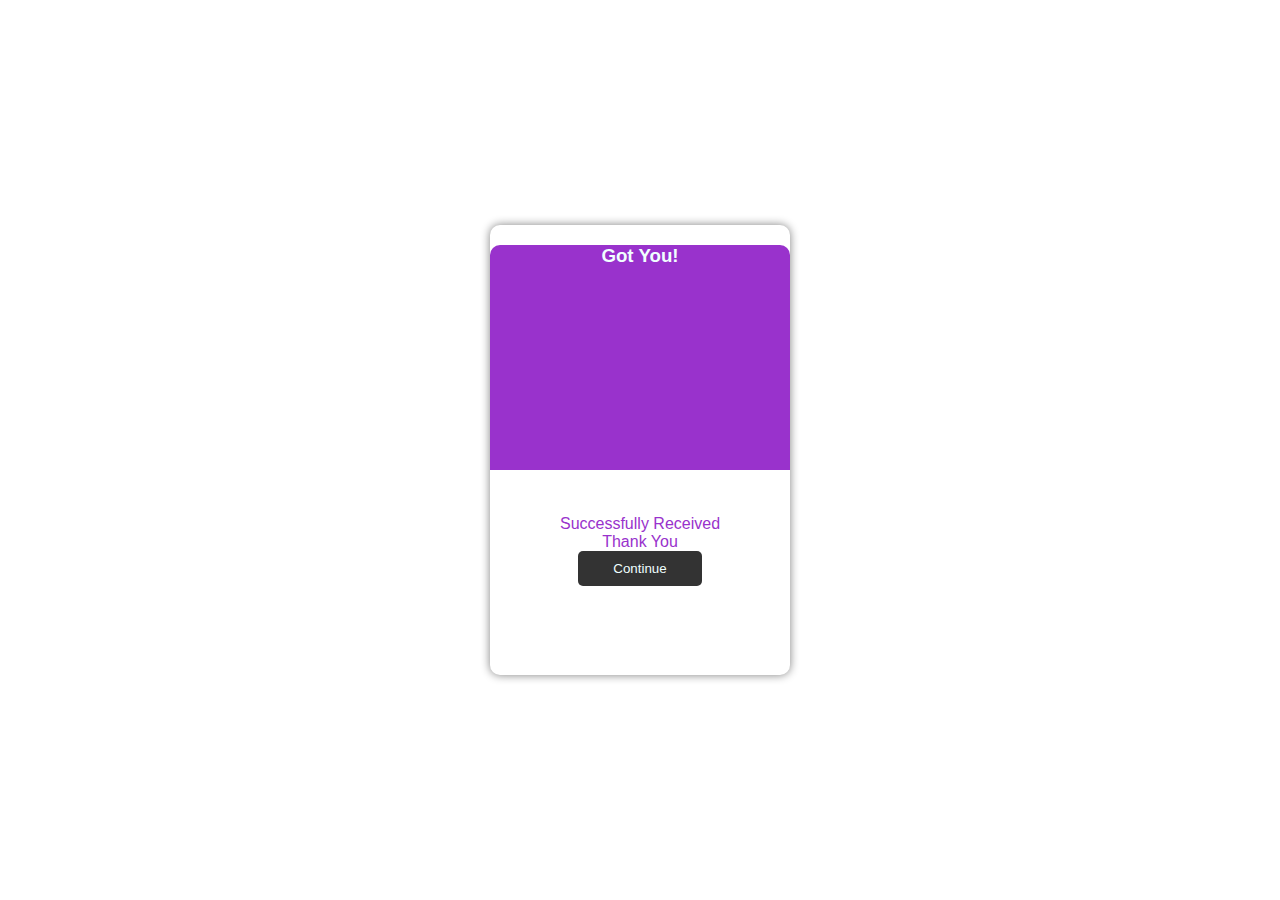
<file: Thank you page.html>
<html>
<head>
    <script src="https://kit.fontawesom.com/92d70a2fd8.js" crossorigin="anonymous"></script>

    <style>
        *{
            margin: 0;
            padding: 0;
            box-sizing: border-box;
            font-family: 'poppins', sans-serif;

        }
        body{
            height: 100vh;
            display: flex;
            align-items: center;
            justify-content: center;
        }

        .container{
            width: 300px;
            height: 50vh;
            border-radius: 10px;
            box-shadow: 0px 0px 10px gray;
            text-align: center;

        }

        .top{
            height: 25vh;
            width: 100%;
            background-color: darkorchid;
            color: azure;
            border-radius: 10px 10px 0px 0px;
        }

        .fa-regular{
            font-size: 40px;
            margin-top: 7vh;

        }
        h3{
            margin-top: 20px;
        }

        p{
            margin-top: 5vh;
            padding: 0px 10px;
            color: darkorchid;

        }

        button{
            border: none;
            border-radius: 5px;
            padding: 10px 35px;
            color: azure;
            background-color: #333;

        }

        button:hover{
            background-color: #222;
            cursor: pointer;
        }

    </style>
    
    </head>
    <body background-color: #222>
        <div class="container">
            <div class="top">
                <i class="fa-regular-fa-circle"></i>
                <h3>Got You!</h3>
            </div>
            <div class="bottom">
                <p>Successfully Received <br> Thank You</p>
               <a href="after sign in or sign up.html"> <button>Continue</button></a>
            </div>
        </div>
    </body>
</file>
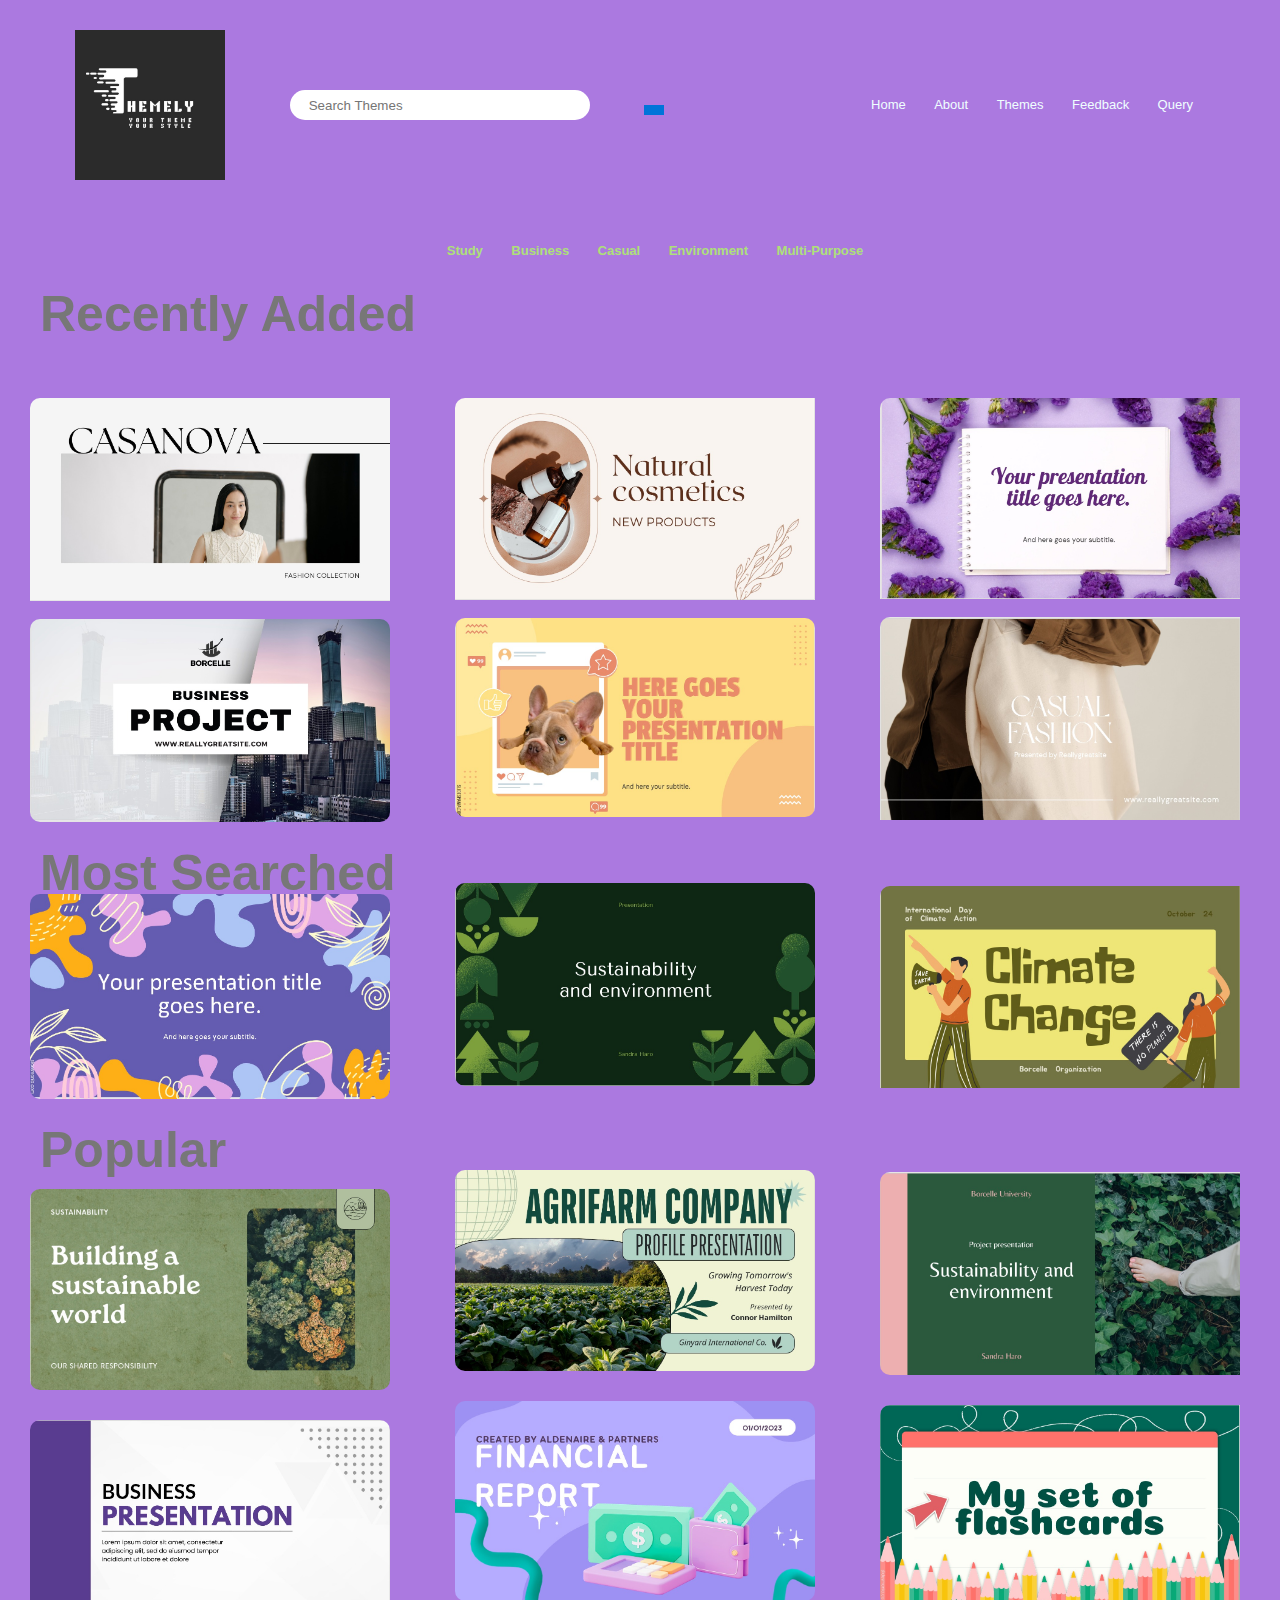
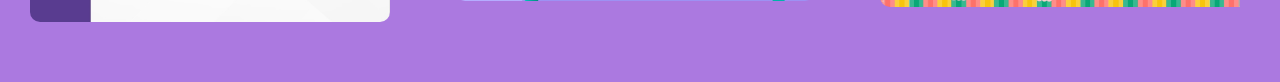
<file: themes.html>
<html>
    <head>
        <meta name="viewport" content="with=device-width, initial-scale=1.0">   
        <title>Themes</title>
        <link rel="stylesheet" href="themes style.css">
        <link rel="stylesheet" href="style.css">
            </head>
        <body class="asd">
          
            <section class="header2">
                <nav>
                    <a href="index.html"><img src="logo.jpg"></a>
                    <div class="search">
                        <form action="#">
                            <input type="text"
                                   placeholder=" Search Themes"
                                   name="search">
                            <button>
                                <i class="fa fa-search"
                                   style="font-size: 18px;">
                                </i>
                            </button>
                        </form>
                    </div>
                    <div class="nav-links">
               
                        <ul>
                           <li><a href="index.html">Home</a></li>
                           <li><a href="home.html">About</a></li>
                           <li><a href="themes.html">Themes</a></li>
                           <li><a href="contact page.html">Feedback</a></li>
                           <li><a href="https://forms.gle/sFZ7GdYnYKghvAEF7">Query</a></li>
                        </ul>
                       </div>
                       </nav>

                     <nav>
                        <div class="nav2">
                            <b>
                            <ul>
                              <a href="Study.html">  <li>Study</li></a>
                               <a href="Business.html"> <li>Business</li></a>
                             <a href="casual.html">   <li>Casual</li></a>
                              <a href="Environtment.html">  <li>Environment</li></a>
                               <a href="multi-purpose.html"> <li>Multi-Purpose</li></a>
                                
                            </ul>
</b>
                        </div>
                     </nav>
                     <p class=p>Recently Added</p>
                       <div class="row">
                        <div class="About-col">
                          <a href="https://presidiumnoidaschool-my.sharepoint.com/:p:/r/personal/p4680_presidiumnoidaschool_com/_layouts/15/Doc.aspx?sourcedoc=%7B27C8D4B0-F145-41B7-8955-0E78AD6B556D%7D&file=White%20Simple%20Modern%20Fashion%20Collection%20Presentation.pptx&action=edit&mobileredirect=true">  <img src="1.1.jpg"></a>
                            <br><br>
                          <a href="https://presidiumnoidaschool-my.sharepoint.com/:p:/r/personal/p4680_presidiumnoidaschool_com/_layouts/15/Doc.aspx?sourcedoc=%7B03EE1BE4-39D7-4CDD-A493-90EE0E82A676%7D&file=Grey%20Modern%20Professional%20Business%20Project%20Presentation.pptx&action=edit&mobileredirect=true">  <img class="About-col"src="1.jpg"></a>
                            <br>
                            <p class="p2">Most Searched</p>
                          <a href="https://presidiumnoidaschool-my.sharepoint.com/:p:/r/personal/p4680_presidiumnoidaschool_com/_layouts/15/Doc.aspx?sourcedoc=%7BB0170A43-9A97-4845-B297-BB3DB7A8516C%7D&file=Wobbly%20shapes%20%C2%B7%20SlidesMania.pptx&action=edit&mobileredirect=true">  <img class="About-col" src="3.2.jpg"></a>
                            <br>
                            <p class="p3">Popular</p>
                            <br>
                           <a href="https://presidiumnoidaschool-my.sharepoint.com/:p:/r/personal/p4680_presidiumnoidaschool_com/_layouts/15/Doc.aspx?sourcedoc=%7B58839C91-FA0A-4001-91B0-68F4021EFC83%7D&file=Green%20Simple%20Building%20a%20Sustainable%20World%20Presentation.pptx&action=edit&mobileredirect=true"> <img class="About-col" src="2.4.jpg"></a>
                            <br>
                          <a href="https://presidiumnoidaschool-my.sharepoint.com/:p:/r/personal/p4680_presidiumnoidaschool_com/_layouts/15/Doc.aspx?sourcedoc=%7BAED6A823-A3F4-4557-A2D3-43677FE31F17%7D&file=Purple%20%26%20%20white%20business%20profile%20presentation.pptx&action=edit&mobileredirect=true">  <img class="About-col" src="3.jpg"></a>
                            
                          
                        </div>
                        <div class="About-col">
                          <a href="https://presidiumnoidaschool-my.sharepoint.com/:p:/r/personal/p4680_presidiumnoidaschool_com/_layouts/15/Doc.aspx?sourcedoc=%7B1E6A98D4-7F48-4933-8BF3-0DAE64752A2B%7D&file=Cream%20Minimalist%20and%20Modern%20Cosmetics%20Product%20Presentation.pptx&action=edit&mobileredirect=true">  <img src="1.5.jpg"></a>
                            <br><br>
                            <a href="https://presidiumnoidaschool-my.sharepoint.com/:p:/r/personal/p4680_presidiumnoidaschool_com/_layouts/15/Doc.aspx?sourcedoc=%7BB078BCA3-3E4E-41BE-B5B7-DC9CB411261E%7D&file=Social%20Media%20%C2%B7%20SlidesMania.pptx&action=edit&mobileredirect=true"> <img class="About-col" src="3.4.jpg"></a>
                            <br>
                            <br>
                            <br>
                            <a href="https://presidiumnoidaschool-my.sharepoint.com/:p:/r/personal/p4680_presidiumnoidaschool_com/_layouts/15/Doc.aspx?sourcedoc=%7B3C4D272C-AE10-4063-972B-F3980A9665E9%7D&file=Green%20and%20White%20Sustainability%20and%20Environment%20Modern%20Presentation.pptx&action=edit&mobileredirect=true"> <img class="About-col" src="2.7.jpg"></a>
                            <br>
                            <br>
                            <br>
                            <br>
                            <a href="https://presidiumnoidaschool-my.sharepoint.com/:p:/r/personal/p4680_presidiumnoidaschool_com/_layouts/15/Doc.aspx?sourcedoc=%7B6C680553-CDE6-41D9-8A6D-864FF0360C6A%7D&file=Light%20Yellow%20%26%20Green%20Minimalist%20Agrifarm%20Company%20Profile%20Presentation.pptx&action=edit&mobileredirect=true"> <img class="About-col" src="2.3.jpg"></a>
                            <br>
                            <a href="https://presidiumnoidaschool-my.sharepoint.com/:p:/r/personal/p4680_presidiumnoidaschool_com/_layouts/15/Doc.aspx?sourcedoc=%7B34681413-3B30-4DAD-B530-6B568962D276%7D&file=White%20and%20Blue%20Modern%20Stagflation%20Presentation%20(4).pptx&action=edit&mobileredirect=true"> <img class="About-col" src="5.jpg"></a>
                    
                            
                            
                        </div>
                        <div class="About-col">
                            <a href="https://presidiumnoidaschool-my.sharepoint.com/:p:/r/personal/p4680_presidiumnoidaschool_com/_layouts/15/Doc.aspx?sourcedoc=%7B40318F4A-1A2E-4C76-AE75-8AD520E1E672%7D&file=Purple%20wildflowers%20photo%20background%20%C2%B7%20SlidesMania.pptx&action=edit&mobileredirect=true"> <img src="3.7.jpg"></a>
                            
                          <br><br>
                                <div class="About-col">
                                    <a href="https://presidiumnoidaschool-my.sharepoint.com/:p:/r/personal/p4680_presidiumnoidaschool_com/_layouts/15/Doc.aspx?sourcedoc=%7BB3B81B32-E906-4E3F-A91F-99452F3BFF72%7D&file=Beige%20Modern%20Casual%20Fashion%20Presentation.pptx&action=edit&mobileredirect=true"> <img src="1.9.jpg"></a>
                                    <br>
                                    <br>
                                    <br>
                
                                  
                                </div>
                                <div class="About-col">
                                    <a href="https://presidiumnoidaschool-my.sharepoint.com/:p:/r/personal/p4680_presidiumnoidaschool_com/_layouts/15/Doc.aspx?sourcedoc=%7B182FE58C-893A-41E5-B76C-F1E67E75DA85%7D&file=Green%20and%20Beige%20Illustration%20Climate%20Change%20Presentation.pptx&action=edit&mobileredirect=true">  <img src="2.9.jpg"></a>
                                    <br>
                                    <br>
                                    <br>
                                    <br>
                                    
                                </div>
                                <div class="About-col">
                                    <a href="https://presidiumnoidaschool-my.sharepoint.com/:p:/r/personal/p4680_presidiumnoidaschool_com/_layouts/15/Doc.aspx?sourcedoc=%7BA89D017C-165C-41FC-9F35-8596D9D926D4%7D&file=Green%20and%20pink%20Sustainability%20and%20environment%20modern%20presentation.pptx&action=edit&mobileredirect=true"> <img src="2.8.jpg"></a>
                                    <br>
                                </div>
                                <div class="About-col">
                                    <a href="https://presidiumnoidaschool-my.sharepoint.com/:p:/r/personal/p4680_presidiumnoidaschool_com/_layouts/15/Doc.aspx?sourcedoc=%7B32CEBFE6-5259-48C1-9337-D332D8F1D0BE%7D&file=My%20set%20of%20Flashcards%20%C2%B7%20SlidesMania.pptx&action=edit&mobileredirect=true"> <img src="3.9.jpg"></a>

                                    

                            

                            
                           
            
                    </div>
            
                      
            </section>
          
        
        </body>
</html>
</file>
<file: style.css>
*{
    margin: 0;
padding: 0;
font-family: 'Agbalumo', sans-serif;
}
.header{
    min-height: 100vh;
    width: 100%;
    background-image: linear-gradient(rgba(0,0,0,0.75),rgba(0,0,0,0.75)), url(bckgrnd.jpg);
    background-position: center;
    background-size: cover;
    position: relative;

}
nav{
    display: flex;
    padding: 2% 6%;
    justify-content: space-between;
    align-items: center;
}
nav img{
    width: 150px;
}
.nav-links{
    flex: 1;
    text-align: right;

}
.nav-links ul li{
    list-style: none;
    display: inline-block;
    padding: 8px 12px;
    position: relative;


}
.nav-links a{
    color: azure;
    text-decoration: none;
    font-size: 13px;
}
.nav-links ul li::after{
    content: '';
    width: 0%;
    height: 2px;
    background: #05F6F9;
    display: block;
    margin: auto;
    transition: 0.5s;

}
.nav-links ul li:hover:after{
    width: 100%;
}
.text-box{
    width: 90%;
    color: #fff;
    position: absolute;
    top: 50%;
    left: 50%;
    transform: translate(-50%, -50%);
    text-align: center;
}
.text-box h1{
    font-size: 62px;

}
.text-box p{
    margin: 10px 0 40px;
    font-size: 14px;
    color: #fff;
}
.hero-btn{
    display: inline-block;
    text-decoration: none;
    color: #fff;
    border: 1px solid #fff;
    padding: 12px 34px;
    font-size: 13px;
    background: transparent;
    position: relative;
    cursor: pointer;
}
.hero-btn:hover{
    border: 1px solid #05F6F9;
    background: #05F6F9;
    transition: 1s;
}

@media(max-width: 700px){
    .text-box h1{
        font-size: 20px;
    }
    .nav-links ul li{
        display: block;
    }
}

/*-----Home----*/
.Home{
    width: 80%;
    margin: auto;
    text-align: center;
    padding-top: 100px;
}
h1{
    font-size: 36px;
    font-weight: 600;
}

p{
    color: #777;
    font-size: 14px;
    font-weight: 300;
    line-height: 22px;
    padding: 10px;   
}

.row{
    margin-top: 5%;
    display: flex;
    justify-content: space-between;
}

.course-col{
    flex-basis: 31%;
    background: #fff3f3;
    border-radius: 10px;
    margin-bottom: 5%;
    padding: 20px 12px;
    box-sizing: border-box;
    transition: 0.5s;
}
h3{
    text-align: center;
    font-weight: 600;
    margin: 10px 0;

}

.course-col:hover{
    box-shadow: 0 0 20px 0px rgba(0,0,0,0.2);
}

@media(max-width:700px) {
    .row{
        flex-direction: column;
    }
    
}

/*-----About----*/
.About{
    width: 80%;
    margin: auto;
    text-align: center;
    padding-top: 50px;
}

.About-col{
    flex-basis: 32%;
    border-radius: 10px;
    margin-bottom: 30px;
    position: relative;
    overflow: hidden;
}
.About-col img{
    width: 90%;
}

.layer{
    background: transparent;
    height: 100%;
    width: 100%;
    position: absolute;
    top: 0%;
    left: 0%;
    transition: 0.5s;
}
.layer:hover{
    background: rgb(255, 255,255,0.4 );
}

.layer h3{
    width: 100%;
    font-weight: 500;
    color: #000000;
    font-size: 26px;
    bottom: 0;
    left: 50%;
    transform: translateX(-50%);
    position: absolute;
    opacity: 0;
    transition: 0.5s;
}
.layer:hover h3{
    bottom: 49%;
    opacity: 1;
}

/*-----Themes----*/

.Themes{
    width: 80%;
    margin: auto;
    text-align: center;
    padding-top: 100px;    
}
.Themes-col{
    flex-basis: 31%;
    border-radius: 10px;
    margin-bottom: 5%;
    text-align: left;

}
.Themes-col img{
    width: 100%;
    border-radius: 10px;

}

.Themes-col p{
    padding: 0;
}

.Themes-col h3{
    margin-top: 16px;
    margin-bottom: 15px;
    text-align: left;
}

/*-------testimonials---*/

.testimonials{
    width: 80%;
    margin: auto;
    padding-top: 100px;
    text-align: center;
}

.testimonials-col{
    flex-basis: 44%;
    border-radius: 10px;
    margin-bottom: 5%;
    text-align: left;
    background: #fff3f3;
    padding: 25px;
    cursor: pointer;
    display: flex;
}

.testimonials-col img{
    height: 40px;
    margin-left: 5px;
    margin-right: 30px;
    border-radius: 50%;

}

.testimonials-col p{
    padding: 0;
}

.testimonials-col h3{
    margin-top: 15px;
}

.testimonials-col .fa{
    color: aqua;
}

@media(max-width: 700px){
    .testimonials-col img{
        margin-left: 0px;
        margin-right: 15px;
    }
}

/*------Footer---------*/

.footer{
    width: 100%;
    text-align: center;
    padding: 30px 0;
}

.footer h4{
    margin-bottom: 25px;
    margin-top: 20px;
    font-weight: 600;
}

.icons .fa{
    
    color:rgb(0, 0, 0);
    margin: 0 13px;
    cursor: pointer;
    padding: 18px 0;
}

#footer2 {
    padding: 0 10px;
    background:#ffffff;
    bottom:0px;
    right:0px;
    left:0px;
    position:fixed;
   
}
    
    #footer2 p {
    margin: 0;
    padding: 10px 0;
}



.nav2{
    flex: 1;
    text-align: center;

}
.nav2 ul li{
    list-style: none;
    display: inline-block;
    padding: 8px 12px;
    position: relative;
    color: #aee079;


}
.nav2 a{
    color: azure;
    text-decoration: none;
    font-size: 13px;
}
.nav2 ul li::after{
    content: '';
    width: 0%;
    height: 2px;
    background: #05F6F9;
    display: block;
    margin: auto;
    transition: 0.5s;

}
.nav2 ul li:hover:after{
    width: 100%;
}


.showcase {
    position: absolute;
    top: 0%;
    left: 0%;
    width: 100%;
    height: 100%;
    object-fit: cover;
    opacity: 0.8;
}
</file>
<file: themes style.css>
*{
    margin: 0px;
    padding: 0px;
}

.header2{
    min-height: 100vh;
    width: 100%;
    background-color: #ab79e0;
    background-position: center;
    background-size: cover;
    position: relative;

}

.asd{
    margin-left: 30px;
    background-color: #ab79e0;
    
}

.search input[type=text]{
    width:300px;
    height:25px;
    border-radius:25px;
    border: none;
    padding: 15px;
    margin: 50px;
}
     
.search{
    float:center;
    margin:15px;
}
     
.search button{
    background-color: #0074D9;
    color: #f2f2f2;
    float: center;
    padding: 5px 10px;
    margin-right: 16px;
    font-size: 12px;
    border: none;
    cursor: pointer;
}

nav{
    display: flex;
    padding: 2% 6%;
    justify-content: space-between;
    align-items: center;
}
nav img{
    width: 150px;
    margin-left: -30px;
}
.nav-links{
    flex: 1;
    text-align: right;

}
.nav-links ul li{
    list-style: none;
    display: inline-block;
    padding: 8px 12px;
    position: relative;


}
.nav-links a{
    color: rgb(0, 0, 0);
    text-decoration: none;
    font-size: 13px;
}
.nav-links ul li::after{
    content: '';
    width: 0%;
    height: 2px;
    background: #05F6F9;
    display: block;
    margin: auto;
    transition: 0.5s;

}
.nav-links ul li:hover:after{
    width: 100%;
}

.p{
    font-size: 50px;
    font-weight: bold;
}

.p2{
    font-size: 50px;
    font-weight: bold;
}

.p3{
    font-size: 50px;
    font-weight: bold;
}

.S1{
    font-size: 60px; 
    font-weight: bold;
    text-align: center;
    color: #aee079;
}
</file>
<file: feedback.css>
*{
    margin: 0;
    padding: 0;
}
.rate {
    float: left;
    height: 46px;
    padding: 0 10px;
}
.rate:not(:checked) > input {
    position:absolute;
    top:-9999px;
}
.rate:not(:checked) > label {
    float:right;
    width:1em;
    overflow:hidden;
    white-space:nowrap;
    cursor:pointer;
    font-size:30px;
    color:#ccc;
}
.rate:not(:checked) > label:before {
    content: '';
}
.rate > input:checked ~ label {
    color: #ffc700;    
}
.rate:not(:checked) > label:hover,
.rate:not(:checked) > label:hover ~ label {
    color: #deb217;  
}
.rate > input:checked + label:hover,
.rate > input:checked + label:hover ~ label,
.rate > input:checked ~ label:hover,
.rate > input:checked ~ label:hover ~ label,
.rate > label:hover ~ input:checked ~ label {
    color: #c59b08;
}
</file>
